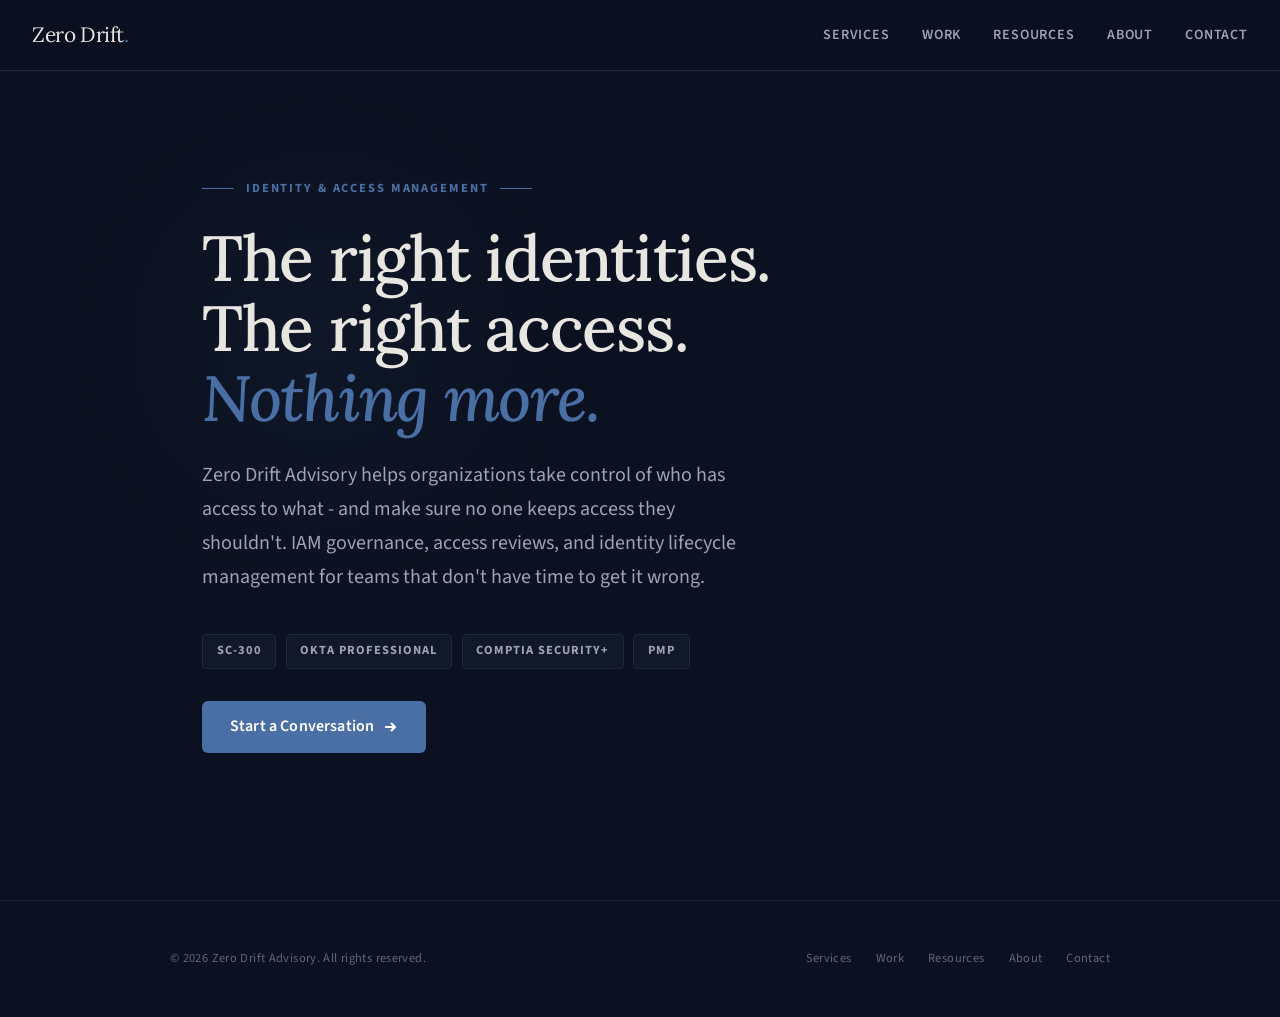
<file: index.html>
<!DOCTYPE html>
<html lang="en">
<head>
<meta charset="UTF-8">
<meta name="viewport" content="width=device-width, initial-scale=1.0">
<title>IAM Consulting - Identity Governance &amp; Access Reviews | Zero Drift Advisory</title>
<meta name="description" content="Zero Drift Advisory delivers IAM consulting, identity governance, access reviews, and JML lifecycle management for organizations that need practical, expert-level identity and access management.">
<meta name="keywords" content="IAM consulting, identity governance, access review, identity and access management, JML lifecycle, access governance, IdP configuration, Okta, Entra ID, Google Workspace, zero drift privileges">
<link rel="canonical" href="https://zerodriftadvisory.com/">
<meta name="robots" content="index, follow">

<!-- Open Graph -->
<meta property="og:title" content="Zero Drift Advisory - IAM Consulting &amp; Identity Governance">
<meta property="og:description" content="Practical identity governance and access management consulting. Access reviews, JML lifecycle design, IdP configuration, and governance frameworks.">
<meta property="og:type" content="website">
<meta property="og:url" content="https://zerodriftadvisory.com/">
<meta property="og:site_name" content="Zero Drift Advisory">
<meta property="og:locale" content="en_US">

<!-- Twitter Card -->
<meta name="twitter:card" content="summary">
<meta name="twitter:title" content="Zero Drift Advisory - IAM Consulting &amp; Identity Governance">
<meta name="twitter:description" content="Practical identity governance and access management consulting for organizations that need it done right.">

<!-- Schema.org JSON-LD -->
<script type="application/ld+json">
{
  "@context": "https://schema.org",
  "@type": "ProfessionalService",
  "name": "Zero Drift Advisory",
  "description": "IAM consulting firm specializing in identity governance, access reviews, JML lifecycle design, and IdP configuration for regulated industries.",
  "url": "https://zerodriftadvisory.com",
  "founder": {
    "@type": "Person",
    "name": "Jake Muniak",
    "jobTitle": "IAM Consultant",
    "description": "Certified project manager and IAM consultant specializing in identity governance and access management."
  },
  "areaServed": {
    "@type": "Country",
    "name": "United States"
  },
  "serviceType": ["IAM Consulting", "Identity Governance", "Access Reviews", "JML Lifecycle Design", "IdP Configuration"],
  "knowsAbout": ["Identity and Access Management", "Okta", "Microsoft Entra ID", "Google Workspace", "Access Governance", "Zero Drift Privileges", "Joiner Mover Leaver"],
  "sameAs": []
}
</script>
<script type="application/ld+json">
{
  "@context": "https://schema.org",
  "@type": "WebSite",
  "name": "Zero Drift Advisory",
  "url": "https://zerodriftadvisory.com",
  "description": "IAM consulting, identity governance, and access management services."
}
</script>

<link rel="preconnect" href="https://fonts.googleapis.com">
<link rel="preconnect" href="https://fonts.gstatic.com" crossorigin>
<link href="https://fonts.googleapis.com/css2?family=Lora:ital,wght@0,400;0,500;0,600;1,400;1,500&family=Source+Sans+3:wght@400;500;600;700&display=swap" rel="stylesheet">
<link rel="stylesheet" href="styles.css">
</head>
<body>

<!-- NAV -->
<nav aria-label="Primary navigation">
  <a href="index.html" class="nav-logo">Zero Drift<span>.</span></a>
  <button class="nav-toggle" aria-label="Toggle navigation" aria-expanded="false">
    <span></span><span></span><span></span>
  </button>
  <div class="nav-links">
    <a href="services.html">Services</a>
    <a href="case-studies.html">Work</a>
    <a href="resources.html">Resources</a>
    <a href="about.html">About</a>
    <a href="contact.html">Contact</a>
  </div>
</nav>

<!-- HERO -->
<div class="page">
  <div class="hero">
    <div class="hero-tag">Identity &amp; Access Management</div>
    <h1>The right identities.<br>The right access.<br><em>Nothing more.</em></h1>
    <p class="hero-sub">Zero Drift Advisory helps organizations take control of who has access to what - and make sure no one keeps access they shouldn't. IAM governance, access reviews, and identity lifecycle management for teams that don't have time to get it wrong.</p>
    <div class="hero-certs">
      <span class="cert-badge">SC-300</span>
      <span class="cert-badge">OKTA PROFESSIONAL</span>
      <span class="cert-badge">COMPTIA SECURITY+</span>
      <span class="cert-badge">PMP</span>
    </div>
    <a href="contact.html" class="btn-primary">
      Start a Conversation
      <svg viewBox="0 0 16 16" fill="none" stroke="currentColor" stroke-width="2"><path d="M3 8h10M9 4l4 4-4 4"/></svg>
    </a>
  </div>
</div>

<!-- FOOTER -->
<footer>
  <div class="footer-inner">
    <span>&copy; 2026 Zero Drift Advisory. All rights reserved.</span>
    <div class="footer-links">
      <a href="services.html">Services</a>
      <a href="case-studies.html">Work</a>
    <a href="resources.html">Resources</a>
      <a href="about.html">About</a>
      <a href="contact.html">Contact</a>
    </div>
  </div>
</footer>

<script src="main.js"></script>
<script defer src='https://static.cloudflareinsights.com/beacon.min.js' data-cf-beacon='{"token": "ba2ddd10291c403c91e415c3f18c4c99"}'></script>
</body>
</html>
</file>
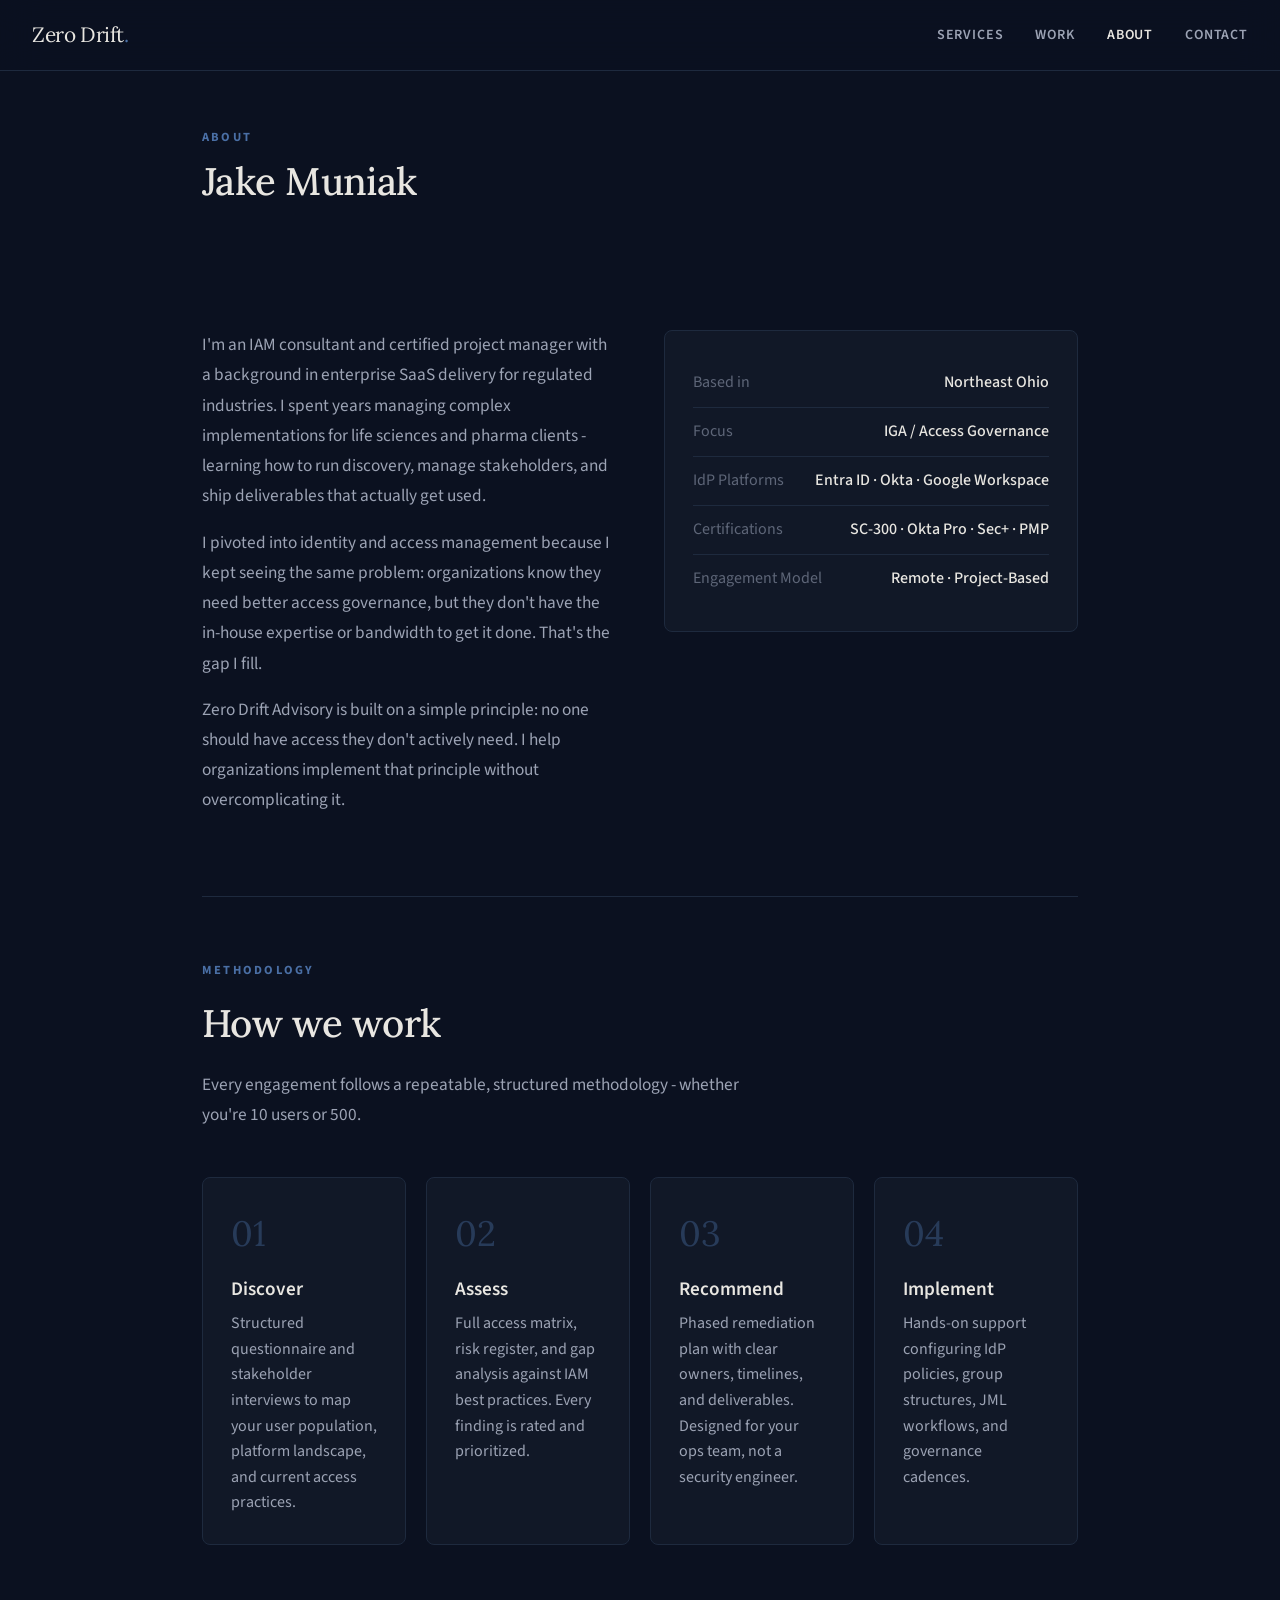
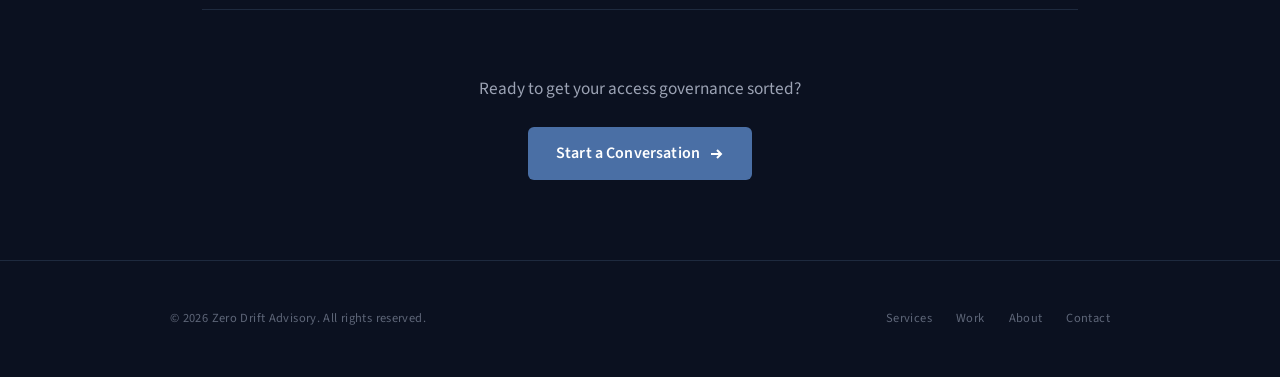
<file: about.html>
<!DOCTYPE html>
<html lang="en">
<head>
<meta charset="UTF-8">
<meta name="viewport" content="width=device-width, initial-scale=1.0">
<title>About Jake Muniak - IAM Consultant &amp; Project Manager | Zero Drift Advisory</title>
<meta name="description" content="Jake Muniak is a certified IAM consultant and PMP with experience in enterprise SaaS delivery for life sciences and pharma. Specializing in identity governance, access reviews, and IdP configuration.">
<meta name="keywords" content="Jake Muniak, IAM consultant, identity governance consultant, PMP certified, SC-300, Okta Professional, CompTIA Security+, access management expert, cybersecurity consultant">
<link rel="canonical" href="https://zerodriftadvisory.com/about.html">
<meta name="robots" content="index, follow">

<!-- Open Graph -->
<meta property="og:title" content="About Jake Muniak - IAM Consultant | Zero Drift Advisory">
<meta property="og:description" content="Certified IAM consultant and project manager specializing in identity governance for regulated industries.">
<meta property="og:type" content="profile">
<meta property="og:url" content="https://zerodriftadvisory.com/about.html">
<meta property="og:site_name" content="Zero Drift Advisory">

<!-- Schema.org -->
<script type="application/ld+json">
{
  "@context": "https://schema.org",
  "@type": "Person",
  "name": "Jake Muniak",
  "jobTitle": "IAM Consultant",
  "description": "Certified project manager and IAM consultant specializing in identity governance, access reviews, and IdP configuration for regulated industries.",
  "url": "https://zerodriftadvisory.com/about.html",
  "worksFor": {
    "@type": "ProfessionalService",
    "name": "Zero Drift Advisory",
    "url": "https://zerodriftadvisory.com"
  },
  "knowsAbout": ["Identity and Access Management", "Identity Governance", "Okta", "Microsoft Entra ID", "Google Workspace", "Project Management", "JML Lifecycle"],
  "hasCredential": [
    {"@type": "EducationalOccupationalCredential", "credentialCategory": "certification", "name": "SC-300 - Microsoft Identity and Access Administrator"},
    {"@type": "EducationalOccupationalCredential", "credentialCategory": "certification", "name": "Okta Certified Professional"},
    {"@type": "EducationalOccupationalCredential", "credentialCategory": "certification", "name": "CompTIA Security+"},
    {"@type": "EducationalOccupationalCredential", "credentialCategory": "certification", "name": "Project Management Professional (PMP)"}
  ]
}
</script>

<link rel="preconnect" href="https://fonts.googleapis.com">
<link rel="preconnect" href="https://fonts.gstatic.com" crossorigin>
<link href="https://fonts.googleapis.com/css2?family=Lora:ital,wght@0,400;0,500;0,600;1,400;1,500&family=Source+Sans+3:wght@400;500;600;700&display=swap" rel="stylesheet">
<link rel="stylesheet" href="styles.css">
</head>
<body>

<!-- NAV -->
<nav aria-label="Primary navigation">
  <a href="index.html" class="nav-logo">Zero Drift<span>.</span></a>
  <button class="nav-toggle" aria-label="Toggle navigation" aria-expanded="false">
    <span></span><span></span><span></span>
  </button>
  <div class="nav-links">
    <a href="services.html">Services</a>
    <a href="case-studies.html">Work</a>
    <a href="about.html" class="active">About</a>
    <a href="contact.html">Contact</a>
  </div>
</nav>

<div class="page">
  <!-- HEADER -->
  <div class="page-header">
    <div class="section-label">About</div>
    <h1 class="section-title">Jake Muniak</h1>
  </div>

  <!-- BIO + DETAILS -->
  <div class="page-section">
    <div class="about-content">
      <div class="about-text">
        <p>I'm an IAM consultant and certified project manager with a background in enterprise SaaS delivery for regulated industries. I spent years managing complex implementations for life sciences and pharma clients - learning how to run discovery, manage stakeholders, and ship deliverables that actually get used.</p>
        <p>I pivoted into identity and access management because I kept seeing the same problem: organizations know they need better access governance, but they don't have the in-house expertise or bandwidth to get it done. That's the gap I fill.</p>
        <p>Zero Drift Advisory is built on a simple principle: no one should have access they don't actively need. I help organizations implement that principle without overcomplicating it.</p>
      </div>
      <div class="about-details">
        <div class="about-detail-row">
          <span class="label">Based in</span>
          <span class="value">Northeast Ohio</span>
        </div>
        <div class="about-detail-row">
          <span class="label">Focus</span>
          <span class="value">IGA / Access Governance</span>
        </div>
        <div class="about-detail-row">
          <span class="label">IdP Platforms</span>
          <span class="value">Entra ID · Okta · Google Workspace</span>
        </div>
        <div class="about-detail-row">
          <span class="label">Certifications</span>
          <span class="value">SC-300 · Okta Pro · Sec+ · PMP</span>
        </div>
        <div class="about-detail-row">
          <span class="label">Engagement Model</span>
          <span class="value">Remote · Project-Based</span>
        </div>
      </div>
    </div>
  </div>

  <!-- APPROACH -->
  <div class="page-section">
    <div class="section-label">Methodology</div>
    <h2 class="section-title">How we work</h2>
    <p class="section-desc">Every engagement follows a repeatable, structured methodology - whether you're 10 users or 500.</p>

    <div class="approach-steps">
      <div class="approach-step animate-in">
        <h3>Discover</h3>
        <p>Structured questionnaire and stakeholder interviews to map your user population, platform landscape, and current access practices.</p>
      </div>
      <div class="approach-step animate-in">
        <h3>Assess</h3>
        <p>Full access matrix, risk register, and gap analysis against IAM best practices. Every finding is rated and prioritized.</p>
      </div>
      <div class="approach-step animate-in">
        <h3>Recommend</h3>
        <p>Phased remediation plan with clear owners, timelines, and deliverables. Designed for your ops team, not a security engineer.</p>
      </div>
      <div class="approach-step animate-in">
        <h3>Implement</h3>
        <p>Hands-on support configuring IdP policies, group structures, JML workflows, and governance cadences.</p>
      </div>
    </div>
  </div>

  <!-- CTA -->
  <div class="page-section cta-section">
    <p>Ready to get your access governance sorted?</p>
    <a href="contact.html" class="btn-primary">
      Start a Conversation
      <svg viewBox="0 0 16 16" fill="none" stroke="currentColor" stroke-width="2"><path d="M3 8h10M9 4l4 4-4 4"/></svg>
    </a>
  </div>
</div>

<!-- FOOTER -->
<footer>
  <div class="footer-inner">
    <span>&copy; 2026 Zero Drift Advisory. All rights reserved.</span>
    <div class="footer-links">
      <a href="services.html">Services</a>
      <a href="case-studies.html">Work</a>
      <a href="about.html">About</a>
      <a href="contact.html">Contact</a>
    </div>
  </div>
</footer>

<script src="main.js"></script>
<script defer src='https://static.cloudflareinsights.com/beacon.min.js' data-cf-beacon='{"token": "ba2ddd10291c403c91e415c3f18c4c99"}'></script>
</body>
</html>
</file>
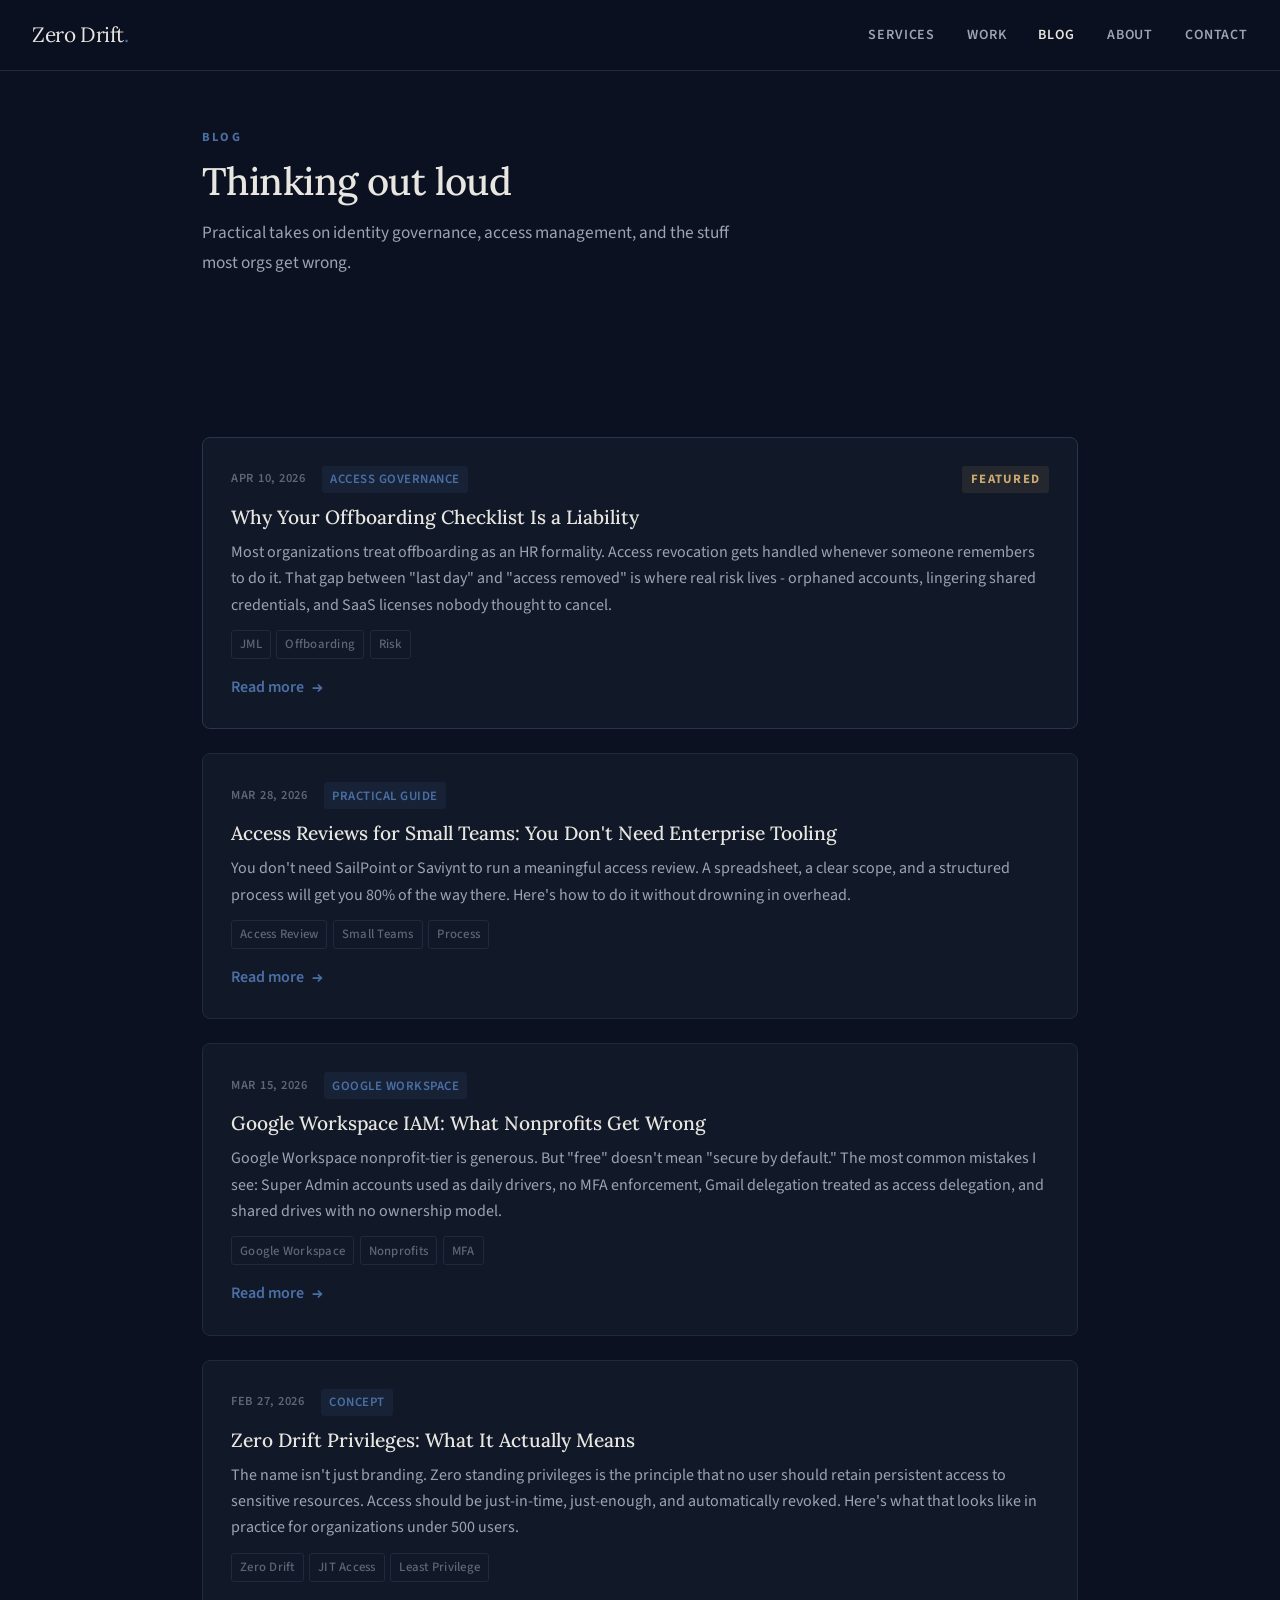
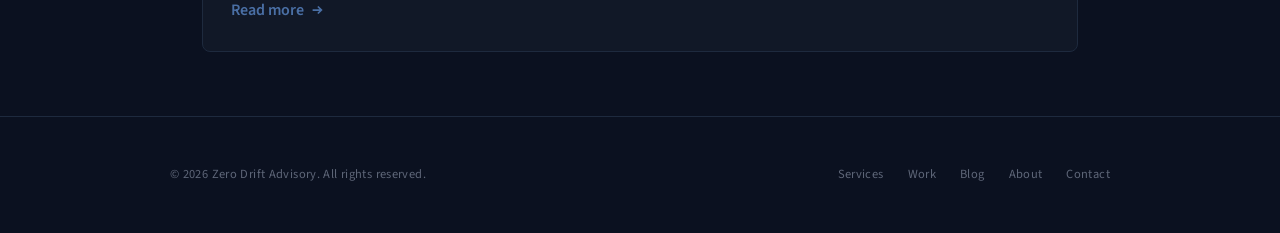
<file: blog.html>
<!DOCTYPE html>
<html lang="en">
<head>
<meta charset="UTF-8">
<meta name="viewport" content="width=device-width, initial-scale=1.0">
<title>IAM Blog - Identity Governance Insights &amp; Best Practices | Zero Drift Advisory</title>
<meta name="description" content="Practical insights on identity governance, access management, zero drift privileges, JML lifecycle design, and IAM best practices for security-conscious organizations.">
<meta name="keywords" content="IAM blog, identity governance blog, access management insights, zero drift privileges, JML best practices, IAM thought leadership, cybersecurity consulting blog">
<link rel="canonical" href="https://zerodriftadvisory.com/blog.html">
<meta name="robots" content="index, follow">

<!-- Open Graph -->
<meta property="og:title" content="IAM Blog - Identity Governance Insights | Zero Drift Advisory">
<meta property="og:description" content="Practical insights on identity governance, access management, and IAM best practices.">
<meta property="og:type" content="website">
<meta property="og:url" content="https://zerodriftadvisory.com/blog.html">
<meta property="og:site_name" content="Zero Drift Advisory">

<!-- Schema.org -->
<script type="application/ld+json">
{
  "@context": "https://schema.org",
  "@type": "Blog",
  "name": "Zero Drift Advisory Blog",
  "description": "Practical insights on identity governance, access management, and IAM best practices.",
  "url": "https://zerodriftadvisory.com/blog.html",
  "publisher": {
    "@type": "ProfessionalService",
    "name": "Zero Drift Advisory",
    "url": "https://zerodriftadvisory.com"
  },
  "blogPost": [
    {
      "@type": "BlogPosting",
      "headline": "Why Your Offboarding Checklist Is a Liability",
      "description": "Most organizations treat offboarding as an HR formality. Access revocation gets handled whenever someone remembers to do it. Here is why that creates real risk.",
      "datePublished": "2026-04-10",
      "author": {
        "@type": "Person",
        "name": "Jake Muniak"
      }
    },
    {
      "@type": "BlogPosting",
      "headline": "Access Reviews for Small Teams: A Practical Guide",
      "description": "You do not need SailPoint or Saviynt to run a meaningful access review. Practical guidance for teams under 50 users.",
      "datePublished": "2026-03-28",
      "author": {
        "@type": "Person",
        "name": "Jake Muniak"
      }
    },
    {
      "@type": "BlogPosting",
      "headline": "Google Workspace IAM: What Nonprofits Get Wrong",
      "description": "Common identity governance mistakes in Google Workspace nonprofit-tier environments and how to fix them.",
      "datePublished": "2026-03-15",
      "author": {
        "@type": "Person",
        "name": "Jake Muniak"
      }
    }
  ]
}
</script>

<link rel="preconnect" href="https://fonts.googleapis.com">
<link rel="preconnect" href="https://fonts.gstatic.com" crossorigin>
<link href="https://fonts.googleapis.com/css2?family=Lora:ital,wght@0,400;0,500;0,600;1,400;1,500&family=Source+Sans+3:wght@400;500;600;700&display=swap" rel="stylesheet">
<link rel="stylesheet" href="styles.css">
</head>
<body>

<!-- NAV -->
<nav aria-label="Primary navigation">
  <a href="index.html" class="nav-logo">Zero Drift<span>.</span></a>
  <button class="nav-toggle" aria-label="Toggle navigation" aria-expanded="false">
    <span></span><span></span><span></span>
  </button>
  <div class="nav-links">
    <a href="services.html">Services</a>
    <a href="case-studies.html">Work</a>
    <a href="blog.html" class="active">Blog</a>
    <a href="about.html">About</a>
    <a href="contact.html">Contact</a>
  </div>
</nav>

<div class="page">
  <!-- HEADER -->
  <div class="page-header">
    <div class="section-label">Blog</div>
    <h1 class="section-title">Thinking out loud</h1>
    <p class="section-desc">Practical takes on identity governance, access management, and the stuff most orgs get wrong.</p>
  </div>

  <!-- BLOG GRID -->
  <div class="page-section">
    <div class="blog-grid">

      <!-- Post 1 - Featured -->
      <article class="blog-card featured animate-in">
        <div class="blog-card-meta">
          <span class="blog-card-date">Apr 10, 2026</span>
          <span class="blog-card-category">Access Governance</span>
        </div>
        <h3>Why Your Offboarding Checklist Is a Liability</h3>
        <p>Most organizations treat offboarding as an HR formality. Access revocation gets handled whenever someone remembers to do it. That gap between "last day" and "access removed" is where real risk lives - orphaned accounts, lingering shared credentials, and SaaS licenses nobody thought to cancel.</p>
        <div class="blog-card-tags">
          <span class="blog-tag">JML</span>
          <span class="blog-tag">Offboarding</span>
          <span class="blog-tag">Risk</span>
        </div>
        <span class="blog-card-read">
          Read more
          <svg viewBox="0 0 16 16" fill="none" stroke="currentColor" stroke-width="2"><path d="M3 8h10M9 4l4 4-4 4"/></svg>
        </span>
      </article>

      <!-- Post 2 -->
      <article class="blog-card animate-in">
        <div class="blog-card-meta">
          <span class="blog-card-date">Mar 28, 2026</span>
          <span class="blog-card-category">Practical Guide</span>
        </div>
        <h3>Access Reviews for Small Teams: You Don't Need Enterprise Tooling</h3>
        <p>You don't need SailPoint or Saviynt to run a meaningful access review. A spreadsheet, a clear scope, and a structured process will get you 80% of the way there. Here's how to do it without drowning in overhead.</p>
        <div class="blog-card-tags">
          <span class="blog-tag">Access Review</span>
          <span class="blog-tag">Small Teams</span>
          <span class="blog-tag">Process</span>
        </div>
        <span class="blog-card-read">
          Read more
          <svg viewBox="0 0 16 16" fill="none" stroke="currentColor" stroke-width="2"><path d="M3 8h10M9 4l4 4-4 4"/></svg>
        </span>
      </article>

      <!-- Post 3 -->
      <article class="blog-card animate-in">
        <div class="blog-card-meta">
          <span class="blog-card-date">Mar 15, 2026</span>
          <span class="blog-card-category">Google Workspace</span>
        </div>
        <h3>Google Workspace IAM: What Nonprofits Get Wrong</h3>
        <p>Google Workspace nonprofit-tier is generous. But "free" doesn't mean "secure by default." The most common mistakes I see: Super Admin accounts used as daily drivers, no MFA enforcement, Gmail delegation treated as access delegation, and shared drives with no ownership model.</p>
        <div class="blog-card-tags">
          <span class="blog-tag">Google Workspace</span>
          <span class="blog-tag">Nonprofits</span>
          <span class="blog-tag">MFA</span>
        </div>
        <span class="blog-card-read">
          Read more
          <svg viewBox="0 0 16 16" fill="none" stroke="currentColor" stroke-width="2"><path d="M3 8h10M9 4l4 4-4 4"/></svg>
        </span>
      </article>

      <!-- Post 4 -->
      <article class="blog-card animate-in">
        <div class="blog-card-meta">
          <span class="blog-card-date">Feb 27, 2026</span>
          <span class="blog-card-category">Concept</span>
        </div>
        <h3>Zero Drift Privileges: What It Actually Means</h3>
        <p>The name isn't just branding. Zero standing privileges is the principle that no user should retain persistent access to sensitive resources. Access should be just-in-time, just-enough, and automatically revoked. Here's what that looks like in practice for organizations under 500 users.</p>
        <div class="blog-card-tags">
          <span class="blog-tag">Zero Drift</span>
          <span class="blog-tag">JIT Access</span>
          <span class="blog-tag">Least Privilege</span>
        </div>
        <span class="blog-card-read">
          Read more
          <svg viewBox="0 0 16 16" fill="none" stroke="currentColor" stroke-width="2"><path d="M3 8h10M9 4l4 4-4 4"/></svg>
        </span>
      </article>

    </div>
  </div>
</div>

<!-- FOOTER -->
<footer>
  <div class="footer-inner">
    <span>&copy; 2026 Zero Drift Advisory. All rights reserved.</span>
    <div class="footer-links">
      <a href="services.html">Services</a>
      <a href="case-studies.html">Work</a>
      <a href="blog.html">Blog</a>
      <a href="about.html">About</a>
      <a href="contact.html">Contact</a>
    </div>
  </div>
</footer>

<script src="main.js"></script>
</body>
</html>
</file>
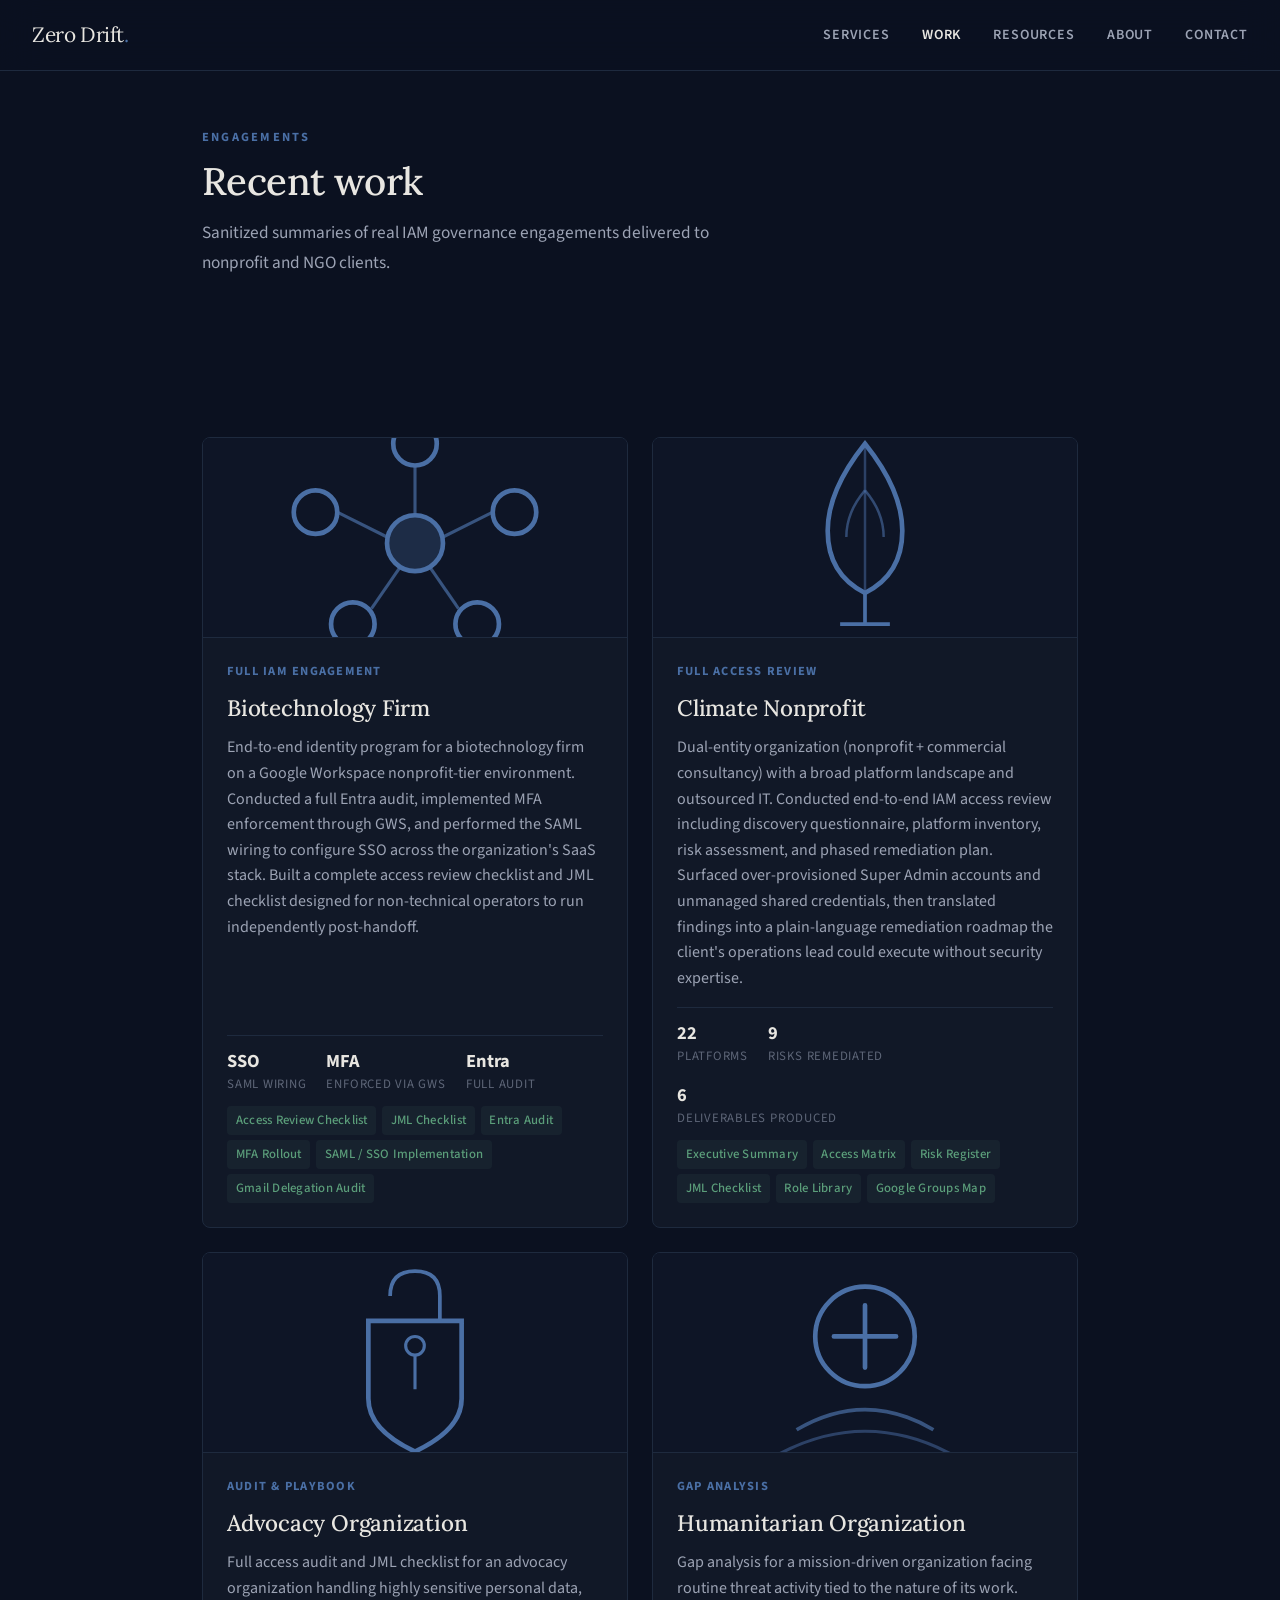
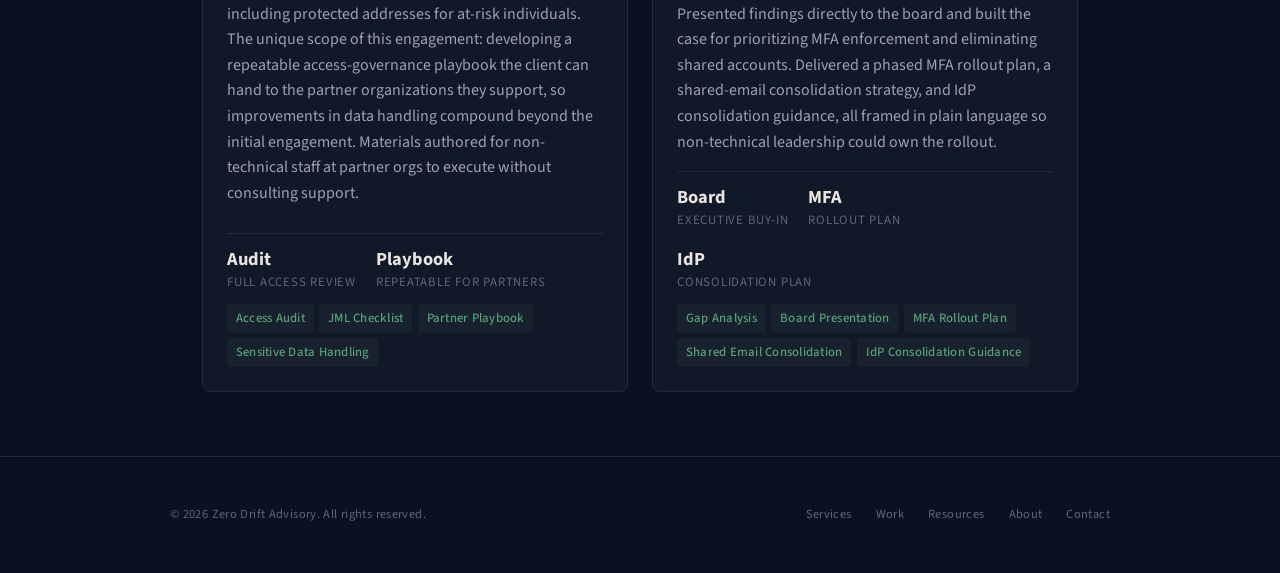
<file: case-studies.html>
<!DOCTYPE html>
<html lang="en">
<head>
<meta charset="UTF-8">
<meta name="viewport" content="width=device-width, initial-scale=1.0">
<title>IAM Case Studies - Identity Governance Engagements | Zero Drift Advisory</title>
<meta name="description" content="Real IAM governance engagements delivered to nonprofit and NGO clients. Access reviews, MFA strategy, JML lifecycle design, and identity posture assessments.">
<meta name="keywords" content="IAM case studies, identity governance engagement, access review results, MFA implementation, nonprofit cybersecurity, NGO identity management, IAM consulting portfolio">
<link rel="canonical" href="https://zerodriftadvisory.com/case-studies.html">
<meta name="robots" content="index, follow">

<!-- Open Graph -->
<meta property="og:title" content="IAM Case Studies - Zero Drift Advisory">
<meta property="og:description" content="Sanitized summaries of real IAM governance engagements delivered to nonprofit and NGO clients.">
<meta property="og:type" content="website">
<meta property="og:url" content="https://zerodriftadvisory.com/case-studies.html">
<meta property="og:site_name" content="Zero Drift Advisory">

<!-- Schema.org -->
<script type="application/ld+json">
{
  "@context": "https://schema.org",
  "@type": "CollectionPage",
  "name": "IAM Case Studies",
  "description": "Portfolio of identity governance engagements delivered by Zero Drift Advisory.",
  "url": "https://zerodriftadvisory.com/case-studies.html",
  "isPartOf": {
    "@type": "WebSite",
    "name": "Zero Drift Advisory",
    "url": "https://zerodriftadvisory.com"
  }
}
</script>

<link rel="preconnect" href="https://fonts.googleapis.com">
<link rel="preconnect" href="https://fonts.gstatic.com" crossorigin>
<link href="https://fonts.googleapis.com/css2?family=Lora:ital,wght@0,400;0,500;0,600;1,400;1,500&family=Source+Sans+3:wght@400;500;600;700&display=swap" rel="stylesheet">
<link rel="stylesheet" href="styles.css">
</head>
<body>

<!-- NAV -->
<nav aria-label="Primary navigation">
  <a href="index.html" class="nav-logo">Zero Drift<span>.</span></a>
  <button class="nav-toggle" aria-label="Toggle navigation" aria-expanded="false">
    <span></span><span></span><span></span>
  </button>
  <div class="nav-links">
    <a href="services.html">Services</a>
    <a href="case-studies.html" class="active">Work</a>
    <a href="resources.html">Resources</a>
    <a href="about.html">About</a>
    <a href="contact.html">Contact</a>
  </div>
</nav>

<div class="page">
  <!-- HEADER -->
  <div class="page-header">
    <div class="section-label">Engagements</div>
    <h1 class="section-title">Recent work</h1>
    <p class="section-desc">Sanitized summaries of real IAM governance engagements delivered to nonprofit and NGO clients.</p>
  </div>

  <!-- CASES GRID -->
  <div class="page-section">
    <div class="cases-grid">

      <!-- Case 1 -->
      <div class="case-card animate-in">
        <div class="case-card-image">
          <img src="images/biotech.svg" alt="Biotechnology firm sector icon" width="300" height="300" loading="lazy">
        </div>
        <div class="case-card-body">
          <div class="case-card-type">Full IAM Engagement</div>
          <div class="case-card-org">Biotechnology Firm</div>
          <p class="case-card-desc">End-to-end identity program for a biotechnology firm on a Google Workspace nonprofit-tier environment. Conducted a full Entra audit, implemented MFA enforcement through GWS, and performed the SAML wiring to configure SSO across the organization's SaaS stack. Built a complete access review checklist and JML checklist designed for non-technical operators to run independently post-handoff.</p>
          <div class="case-card-stats">
            <div><div class="case-stat-value">SSO</div><div class="case-stat-label">SAML Wiring</div></div>
            <div><div class="case-stat-value">MFA</div><div class="case-stat-label">Enforced via GWS</div></div>
            <div><div class="case-stat-value">Entra</div><div class="case-stat-label">Full Audit</div></div>
          </div>
          <div class="case-card-tags">
            <span class="deliverable-tag">Access Review Checklist</span>
            <span class="deliverable-tag">JML Checklist</span>
            <span class="deliverable-tag">Entra Audit</span>
            <span class="deliverable-tag">MFA Rollout</span>
            <span class="deliverable-tag">SAML / SSO Implementation</span>
            <span class="deliverable-tag">Gmail Delegation Audit</span>
          </div>
        </div>
      </div>

      <!-- Case 2 -->
      <div class="case-card animate-in">
        <div class="case-card-image">
          <img src="images/climate.svg" alt="Climate nonprofit sector icon" width="300" height="300" loading="lazy">
        </div>
        <div class="case-card-body">
          <div class="case-card-type">Full Access Review</div>
          <div class="case-card-org">Climate Nonprofit</div>
          <p class="case-card-desc">Dual-entity organization (nonprofit + commercial consultancy) with a broad platform landscape and outsourced IT. Conducted end-to-end IAM access review including discovery questionnaire, platform inventory, risk assessment, and phased remediation plan. Surfaced over-provisioned Super Admin accounts and unmanaged shared credentials, then translated findings into a plain-language remediation roadmap the client's operations lead could execute without security expertise.</p>
          <div class="case-card-stats">
            <div><div class="case-stat-value">22</div><div class="case-stat-label">Platforms</div></div>
            <div><div class="case-stat-value">9</div><div class="case-stat-label">Risks Remediated</div></div>
            <div><div class="case-stat-value">6</div><div class="case-stat-label">Deliverables Produced</div></div>
          </div>
          <div class="case-card-tags">
            <span class="deliverable-tag">Executive Summary</span>
            <span class="deliverable-tag">Access Matrix</span>
            <span class="deliverable-tag">Risk Register</span>
            <span class="deliverable-tag">JML Checklist</span>
            <span class="deliverable-tag">Role Library</span>
            <span class="deliverable-tag">Google Groups Map</span>
          </div>
        </div>
      </div>

      <!-- Case 3 -->
      <div class="case-card animate-in">
        <div class="case-card-image">
          <img src="images/advocacy.svg" alt="Advocacy organization sector icon" width="300" height="300" loading="lazy">
        </div>
        <div class="case-card-body">
          <div class="case-card-type">Audit &amp; Playbook</div>
          <div class="case-card-org">Advocacy Organization</div>
          <p class="case-card-desc">Full access audit and JML checklist for an advocacy organization handling highly sensitive personal data, including protected addresses for at-risk individuals. The unique scope of this engagement: developing a repeatable access-governance playbook the client can hand to the partner organizations they support, so improvements in data handling compound beyond the initial engagement. Materials authored for non-technical staff at partner orgs to execute without consulting support.</p>
          <div class="case-card-stats">
            <div><div class="case-stat-value">Audit</div><div class="case-stat-label">Full Access Review</div></div>
            <div><div class="case-stat-value">Playbook</div><div class="case-stat-label">Repeatable for Partners</div></div>
          </div>
          <div class="case-card-tags">
            <span class="deliverable-tag">Access Audit</span>
            <span class="deliverable-tag">JML Checklist</span>
            <span class="deliverable-tag">Partner Playbook</span>
            <span class="deliverable-tag">Sensitive Data Handling</span>
          </div>
        </div>
      </div>

      <!-- Case 4 -->
      <div class="case-card animate-in">
        <div class="case-card-image">
          <img src="images/humanitarian.svg" alt="Humanitarian organization sector icon" width="300" height="300" loading="lazy">
        </div>
        <div class="case-card-body">
          <div class="case-card-type">Gap Analysis</div>
          <div class="case-card-org">Humanitarian Organization</div>
          <p class="case-card-desc">Gap analysis for a mission-driven organization facing routine threat activity tied to the nature of its work. Presented findings directly to the board and built the case for prioritizing MFA enforcement and eliminating shared accounts. Delivered a phased MFA rollout plan, a shared-email consolidation strategy, and IdP consolidation guidance, all framed in plain language so non-technical leadership could own the rollout.</p>
          <div class="case-card-stats">
            <div><div class="case-stat-value">Board</div><div class="case-stat-label">Executive Buy-In</div></div>
            <div><div class="case-stat-value">MFA</div><div class="case-stat-label">Rollout Plan</div></div>
            <div><div class="case-stat-value">IdP</div><div class="case-stat-label">Consolidation Plan</div></div>
          </div>
          <div class="case-card-tags">
            <span class="deliverable-tag">Gap Analysis</span>
            <span class="deliverable-tag">Board Presentation</span>
            <span class="deliverable-tag">MFA Rollout Plan</span>
            <span class="deliverable-tag">Shared Email Consolidation</span>
            <span class="deliverable-tag">IdP Consolidation Guidance</span>
          </div>
        </div>
      </div>

    </div>
  </div>
</div>

<!-- FOOTER -->
<footer>
  <div class="footer-inner">
    <span>&copy; 2026 Zero Drift Advisory. All rights reserved.</span>
    <div class="footer-links">
      <a href="services.html">Services</a>
      <a href="case-studies.html">Work</a>
    <a href="resources.html">Resources</a>
      <a href="about.html">About</a>
      <a href="contact.html">Contact</a>
    </div>
  </div>
</footer>

<script src="main.js"></script>
<script defer src='https://static.cloudflareinsights.com/beacon.min.js' data-cf-beacon='{"token": "ba2ddd10291c403c91e415c3f18c4c99"}'></script>
</body>
</html>
</file>
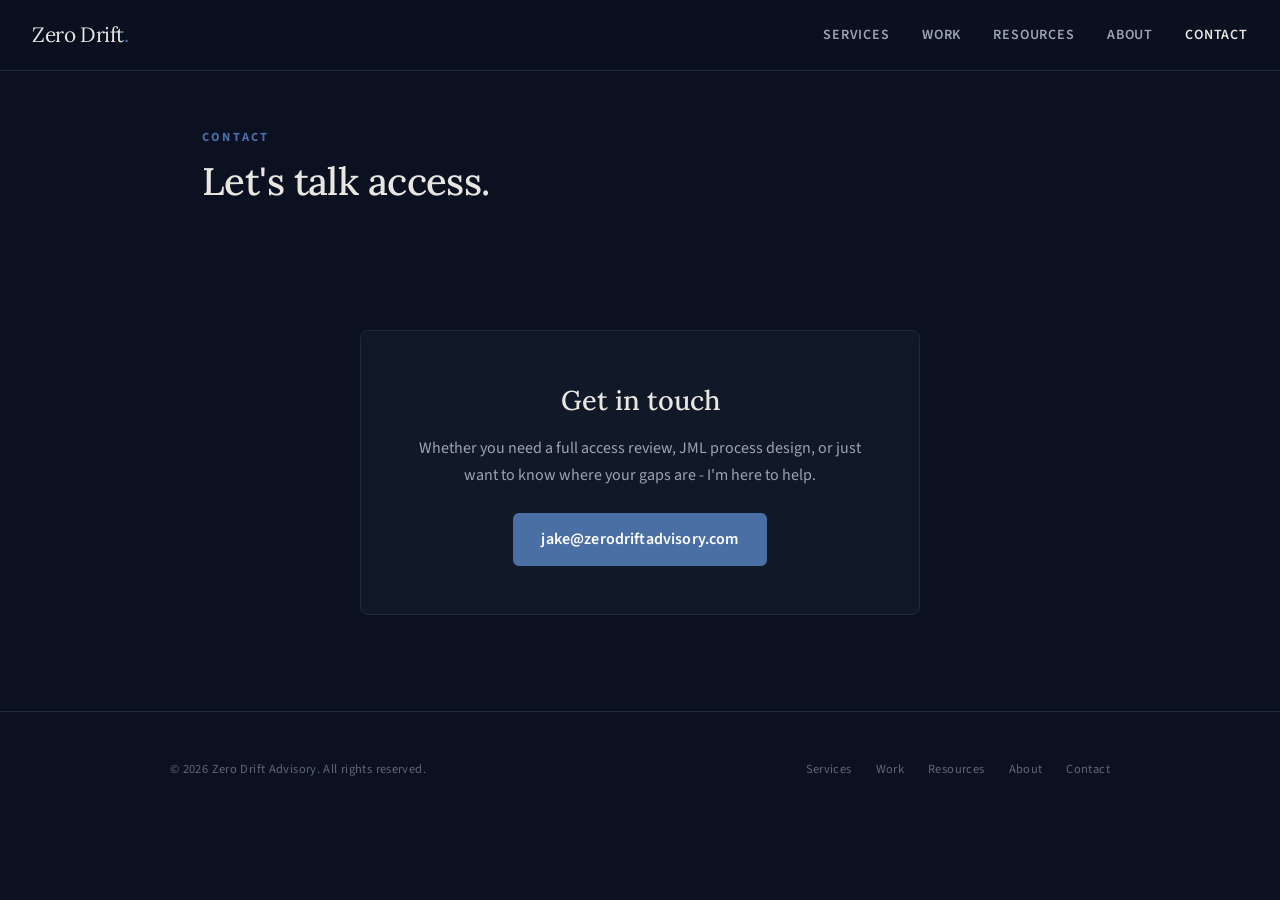
<file: contact.html>
<!DOCTYPE html>
<html lang="en">
<head>
<meta charset="UTF-8">
<meta name="viewport" content="width=device-width, initial-scale=1.0">
<title>Contact - IAM Consulting &amp; Access Governance | Zero Drift Advisory</title>
<meta name="description" content="Contact Zero Drift Advisory for IAM consulting, access reviews, JML lifecycle design, and identity governance engagements. Remote, project-based delivery.">
<meta name="keywords" content="contact IAM consultant, hire identity governance consultant, access review engagement, IAM consulting inquiry, cybersecurity consulting contact">
<link rel="canonical" href="https://zerodriftadvisory.com/contact.html">
<meta name="robots" content="index, follow">

<!-- Open Graph -->
<meta property="og:title" content="Contact Zero Drift Advisory - IAM Consulting">
<meta property="og:description" content="Get in touch for IAM consulting, access reviews, and identity governance engagements.">
<meta property="og:type" content="website">
<meta property="og:url" content="https://zerodriftadvisory.com/contact.html">
<meta property="og:site_name" content="Zero Drift Advisory">

<!-- Schema.org -->
<script type="application/ld+json">
{
  "@context": "https://schema.org",
  "@type": "ContactPage",
  "name": "Contact Zero Drift Advisory",
  "description": "Get in touch for IAM consulting, access reviews, and identity governance.",
  "url": "https://zerodriftadvisory.com/contact.html",
  "mainEntity": {
    "@type": "ProfessionalService",
    "name": "Zero Drift Advisory",
    "email": "jake@zerodriftadvisory.com",
    "url": "https://zerodriftadvisory.com"
  }
}
</script>

<link rel="preconnect" href="https://fonts.googleapis.com">
<link rel="preconnect" href="https://fonts.gstatic.com" crossorigin>
<link href="https://fonts.googleapis.com/css2?family=Lora:ital,wght@0,400;0,500;0,600;1,400;1,500&family=Source+Sans+3:wght@400;500;600;700&display=swap" rel="stylesheet">
<link rel="stylesheet" href="styles.css">
</head>
<body>

<!-- NAV -->
<nav aria-label="Primary navigation">
  <a href="index.html" class="nav-logo">Zero Drift<span>.</span></a>
  <button class="nav-toggle" aria-label="Toggle navigation" aria-expanded="false">
    <span></span><span></span><span></span>
  </button>
  <div class="nav-links">
    <a href="services.html">Services</a>
    <a href="case-studies.html">Work</a>
    <a href="resources.html">Resources</a>
    <a href="about.html">About</a>
    <a href="contact.html" class="active">Contact</a>
  </div>
</nav>

<div class="page">
  <!-- HEADER -->
  <div class="page-header">
    <div class="section-label">Contact</div>
    <h1 class="section-title">Let's talk access.</h1>
  </div>

  <!-- CONTACT BOX -->
  <div class="page-section cta-section cta-section-tall">
    <div class="contact-box">
      <h3>Get in touch</h3>
      <p>Whether you need a full access review, JML process design, or just want to know where your gaps are - I'm here to help.</p>
      <a href="mailto:jake@zerodriftadvisory.com" class="btn-primary">
        jake@zerodriftadvisory.com
      </a>
    </div>
  </div>
</div>

<!-- FOOTER -->
<footer>
  <div class="footer-inner">
    <span>&copy; 2026 Zero Drift Advisory. All rights reserved.</span>
    <div class="footer-links">
      <a href="services.html">Services</a>
      <a href="case-studies.html">Work</a>
    <a href="resources.html">Resources</a>
      <a href="about.html">About</a>
      <a href="contact.html">Contact</a>
    </div>
  </div>
</footer>

<script src="main.js"></script>
<script defer src='https://static.cloudflareinsights.com/beacon.min.js' data-cf-beacon='{"token": "ba2ddd10291c403c91e415c3f18c4c99"}'></script>
</body>
</html>
</file>
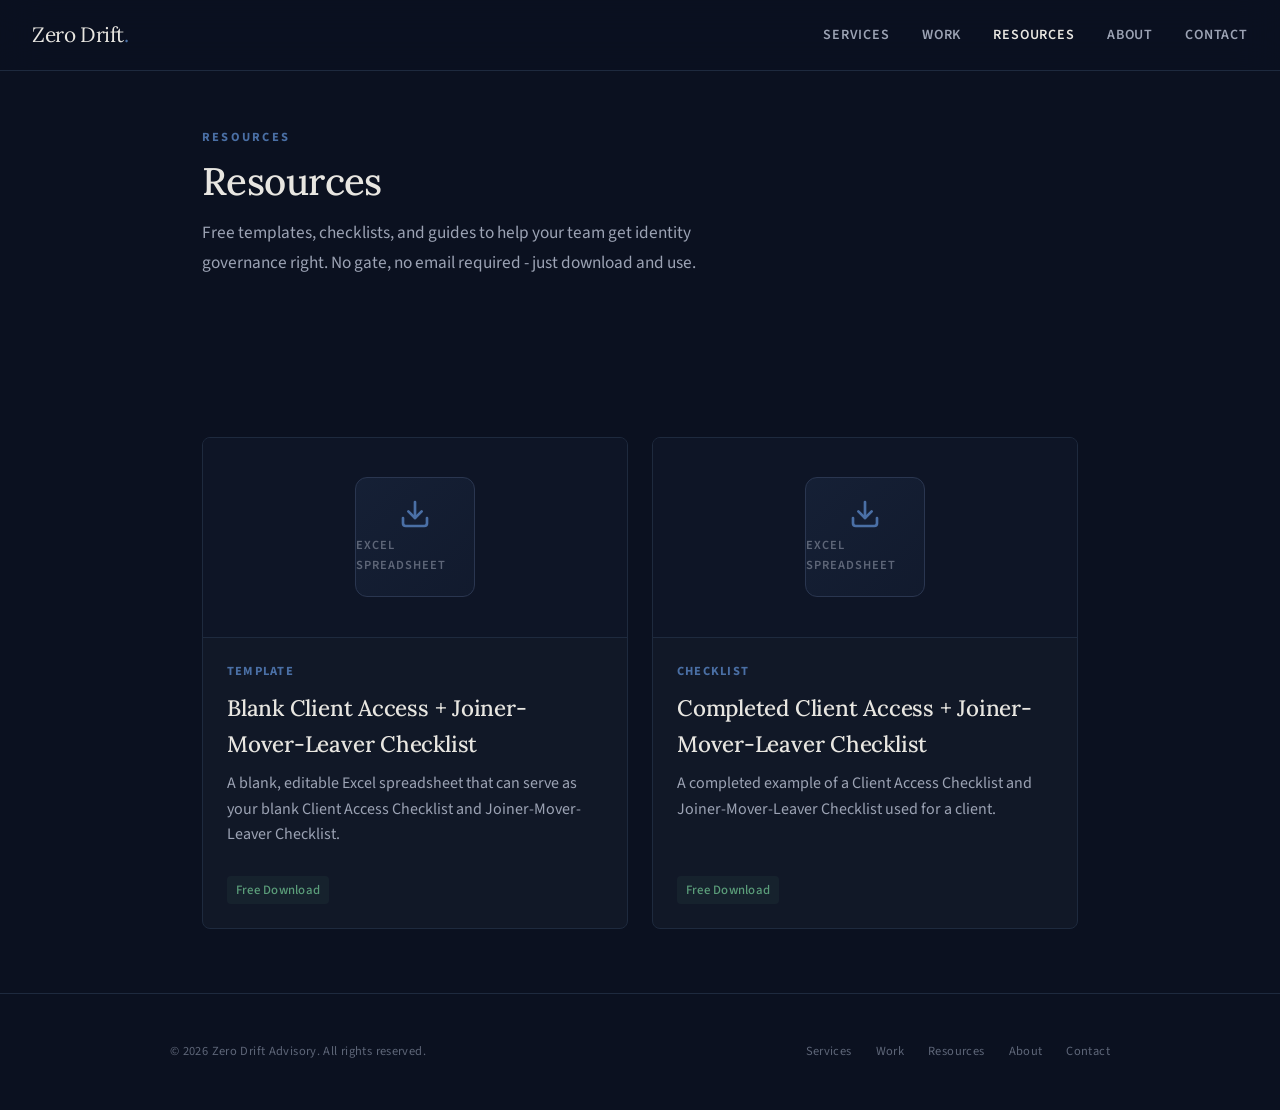
<file: resources.html>
<!DOCTYPE html>
<html lang="en">
<head>
<meta charset="UTF-8">
<meta name="viewport" content="width=device-width, initial-scale=1.0">
<meta name="description" content="Free IAM resources, templates, and checklists from Zero Drift Advisory.">
<title>Resources | Zero Drift Advisory</title>
<link rel="preconnect" href="https://fonts.googleapis.com">
<link rel="preconnect" href="https://fonts.gstatic.com" crossorigin>
<link href="https://fonts.googleapis.com/css2?family=Lora:ital,wght@0,400;0,500;0,600;1,400;1,500&family=Source+Sans+3:wght@400;500;600;700&display=swap" rel="stylesheet">
<link rel="stylesheet" href="styles.css">
</head>
<body>

<!-- NAV -->
<nav aria-label="Primary navigation">
  <a href="index.html" class="nav-logo">Zero Drift<span>.</span></a>
  <button class="nav-toggle" aria-label="Toggle navigation" aria-expanded="false">
    <span></span><span></span><span></span>
  </button>
  <div class="nav-links">
    <a href="services.html">Services</a>
    <a href="case-studies.html">Work</a>
    <a href="resources.html" class="active">Resources</a>
    <a href="about.html">About</a>
    <a href="contact.html">Contact</a>
  </div>
</nav>

<div class="page">
  <!-- HEADER -->
  <div class="page-header">
    <div class="section-label">Resources</div>
    <h1 class="section-title">Resources</h1>
    <p class="section-desc">Free templates, checklists, and guides to help your team get identity governance right. No gate, no email required - just download and use.</p>
  </div>

  <!-- RESOURCES GRID -->
  <div class="page-section">
    <div class="cases-grid">

      <!-- Resource 1 -->
      <a href="https://www.zerodriftadvisory.com/resources/blank-client-access-joiner-mover-leaver-checklist.xlsx" download class="case-card animate-in" style="text-decoration: none; color: inherit;">
        <div class="case-card-image">
          <div class="placeholder-logo" style="flex-direction: column; gap: 6px;">
            <svg width="32" height="32" viewBox="0 0 24 24" fill="none" stroke="#4A6FA5" stroke-width="2" stroke-linecap="round" stroke-linejoin="round"><path d="M21 15v4a2 2 0 0 1-2 2H5a2 2 0 0 1-2-2v-4"/><polyline points="7 10 12 15 17 10"/><line x1="12" y1="15" x2="12" y2="3"/></svg>
            <span>Excel Spreadsheet</span>
          </div>
        </div>
        <div class="case-card-body">
          <div class="case-card-type">Template</div>
          <div class="case-card-org">Blank Client Access + Joiner-Mover-Leaver Checklist</div>
          <p class="case-card-desc">A blank, editable Excel spreadsheet that can serve as your blank Client Access Checklist and Joiner-Mover-Leaver Checklist.</p>
          <div class="case-card-tags">
            <span class="deliverable-tag">Free Download</span>
          </div>
        </div>
      </a>

      <!-- Resource 2 -->
      <a href="https://www.zerodriftadvisory.com/resources/completed-client-access-joiner-mover-leaver-checklist.xlsx" download class="case-card animate-in" style="text-decoration: none; color: inherit;">
        <div class="case-card-image">
          <div class="placeholder-logo" style="flex-direction: column; gap: 6px;">
            <svg width="32" height="32" viewBox="0 0 24 24" fill="none" stroke="#4A6FA5" stroke-width="2" stroke-linecap="round" stroke-linejoin="round"><path d="M21 15v4a2 2 0 0 1-2 2H5a2 2 0 0 1-2-2v-4"/><polyline points="7 10 12 15 17 10"/><line x1="12" y1="15" x2="12" y2="3"/></svg>
            <span>Excel Spreadsheet</span>
          </div>
        </div>
        <div class="case-card-body">
          <div class="case-card-type">Checklist</div>
          <div class="case-card-org">Completed Client Access + Joiner-Mover-Leaver Checklist</div>
          <p class="case-card-desc">A completed example of a Client Access Checklist and Joiner-Mover-Leaver Checklist used for a client.</p>
          <div class="case-card-tags">
            <span class="deliverable-tag">Free Download</span>
          </div>
        </div>
      </a>

    </div>
  </div>
</div>

<!-- FOOTER -->
<footer>
  <div class="footer-inner">
    <span>&copy; 2026 Zero Drift Advisory. All rights reserved.</span>
    <div class="footer-links">
      <a href="services.html">Services</a>
      <a href="case-studies.html">Work</a>
      <a href="resources.html">Resources</a>
      <a href="about.html">About</a>
      <a href="contact.html">Contact</a>
    </div>
  </div>
</footer>

<script src="main.js"></script>
<script defer src='https://static.cloudflareinsights.com/beacon.min.js' data-cf-beacon='{"token": "ba2ddd10291c403c91e415c3f18c4c99"}'></script>
</body>
</html>
</file>
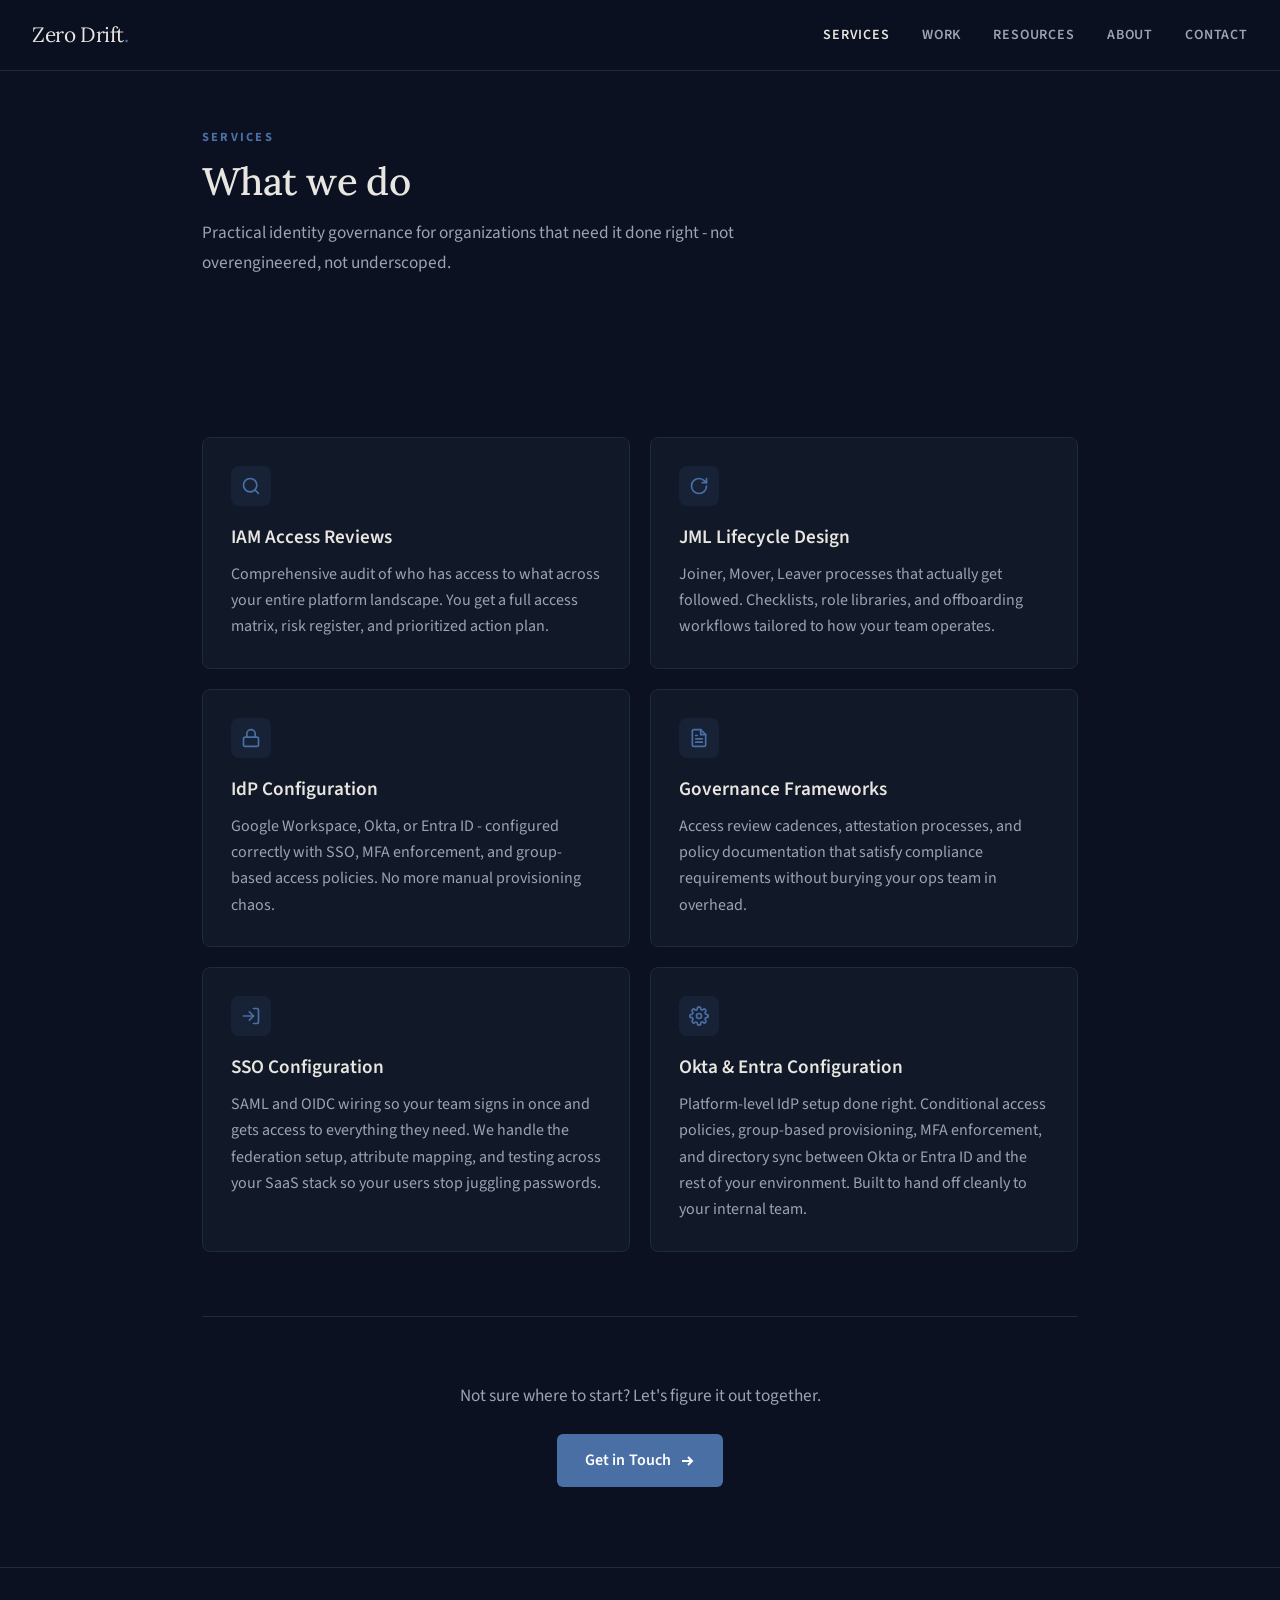
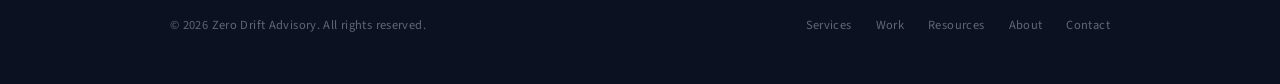
<file: services.html>
<!DOCTYPE html>
<html lang="en">
<head>
<meta charset="UTF-8">
<meta name="viewport" content="width=device-width, initial-scale=1.0">
<title>IAM Services - Access Reviews, JML Design &amp; IdP Configuration | Zero Drift Advisory</title>
<meta name="description" content="IAM consulting services including access reviews, JML lifecycle design, IdP configuration for Okta, Entra ID, and Google Workspace, and governance frameworks for regulated industries.">
<meta name="keywords" content="IAM access review, JML lifecycle design, IdP configuration, Okta configuration, Entra ID setup, Google Workspace security, identity governance framework, access governance consulting">
<link rel="canonical" href="https://zerodriftadvisory.com/services.html">
<meta name="robots" content="index, follow">

<!-- Open Graph -->
<meta property="og:title" content="IAM Consulting Services - Zero Drift Advisory">
<meta property="og:description" content="Access reviews, JML lifecycle design, IdP configuration, and governance frameworks. Practical IAM consulting for organizations of any size.">
<meta property="og:type" content="website">
<meta property="og:url" content="https://zerodriftadvisory.com/services.html">
<meta property="og:site_name" content="Zero Drift Advisory">

<!-- Schema.org -->
<script type="application/ld+json">
{
  "@context": "https://schema.org",
  "@type": "Service",
  "serviceType": "IAM Consulting",
  "provider": {
    "@type": "ProfessionalService",
    "name": "Zero Drift Advisory",
    "url": "https://zerodriftadvisory.com"
  },
  "hasOfferCatalog": {
    "@type": "OfferCatalog",
    "name": "IAM Services",
    "itemListElement": [
      {
        "@type": "Offer",
        "itemOffered": {
          "@type": "Service",
          "name": "IAM Access Reviews",
          "description": "Comprehensive audit of user access across your platform landscape with full access matrix, risk register, and prioritized action plan."
        }
      },
      {
        "@type": "Offer",
        "itemOffered": {
          "@type": "Service",
          "name": "JML Lifecycle Design",
          "description": "Joiner, Mover, Leaver processes including checklists, role libraries, and offboarding workflows."
        }
      },
      {
        "@type": "Offer",
        "itemOffered": {
          "@type": "Service",
          "name": "IdP Configuration",
          "description": "Google Workspace, Okta, or Entra ID configured with SSO, MFA enforcement, and group-based access policies."
        }
      },
      {
        "@type": "Offer",
        "itemOffered": {
          "@type": "Service",
          "name": "Governance Frameworks",
          "description": "Access review cadences, attestation processes, and policy documentation for compliance."
        }
      }
    ]
  }
}
</script>

<link rel="preconnect" href="https://fonts.googleapis.com">
<link rel="preconnect" href="https://fonts.gstatic.com" crossorigin>
<link href="https://fonts.googleapis.com/css2?family=Lora:ital,wght@0,400;0,500;0,600;1,400;1,500&family=Source+Sans+3:wght@400;500;600;700&display=swap" rel="stylesheet">
<link rel="stylesheet" href="styles.css">
</head>
<body>

<!-- NAV -->
<nav aria-label="Primary navigation">
  <a href="index.html" class="nav-logo">Zero Drift<span>.</span></a>
  <button class="nav-toggle" aria-label="Toggle navigation" aria-expanded="false">
    <span></span><span></span><span></span>
  </button>
  <div class="nav-links">
    <a href="services.html" class="active">Services</a>
    <a href="case-studies.html">Work</a>
    <a href="resources.html">Resources</a>
    <a href="about.html">About</a>
    <a href="contact.html">Contact</a>
  </div>
</nav>

<div class="page">
  <!-- HEADER -->
  <div class="page-header">
    <div class="section-label">Services</div>
    <h1 class="section-title">What we do</h1>
    <p class="section-desc">Practical identity governance for organizations that need it done right - not overengineered, not underscoped.</p>
  </div>

  <!-- SERVICES GRID -->
  <div class="page-section">
    <div class="services-grid">
      <div class="service-card animate-in">
        <div class="service-icon">
          <svg width="20" height="20" viewBox="0 0 24 24" fill="none" stroke="currentColor" stroke-width="2" stroke-linecap="round" stroke-linejoin="round"><circle cx="11" cy="11" r="8"/><path d="m21 21-4.3-4.3"/></svg>
        </div>
        <h3>IAM Access Reviews</h3>
        <p>Comprehensive audit of who has access to what across your entire platform landscape. You get a full access matrix, risk register, and prioritized action plan.</p>
      </div>
      <div class="service-card animate-in">
        <div class="service-icon">
          <svg width="20" height="20" viewBox="0 0 24 24" fill="none" stroke="currentColor" stroke-width="2" stroke-linecap="round" stroke-linejoin="round"><path d="M21 12a9 9 0 1 1-9-9c2.52 0 4.93 1 6.74 2.74L21 8"/><path d="M21 3v5h-5"/></svg>
        </div>
        <h3>JML Lifecycle Design</h3>
        <p>Joiner, Mover, Leaver processes that actually get followed. Checklists, role libraries, and offboarding workflows tailored to how your team operates.</p>
      </div>
      <div class="service-card animate-in">
        <div class="service-icon">
          <svg width="20" height="20" viewBox="0 0 24 24" fill="none" stroke="currentColor" stroke-width="2" stroke-linecap="round" stroke-linejoin="round"><rect width="18" height="11" x="3" y="11" rx="2" ry="2"/><path d="M7 11V7a5 5 0 0 1 10 0v4"/></svg>
        </div>
        <h3>IdP Configuration</h3>
        <p>Google Workspace, Okta, or Entra ID - configured correctly with SSO, MFA enforcement, and group-based access policies. No more manual provisioning chaos.</p>
      </div>
      <div class="service-card animate-in">
        <div class="service-icon">
          <svg width="20" height="20" viewBox="0 0 24 24" fill="none" stroke="currentColor" stroke-width="2" stroke-linecap="round" stroke-linejoin="round"><path d="M14 2H6a2 2 0 0 0-2 2v16a2 2 0 0 0 2 2h12a2 2 0 0 0 2-2V8z"/><path d="M14 2v6h6"/><path d="M16 13H8"/><path d="M16 17H8"/><path d="M10 9H8"/></svg>
        </div>
        <h3>Governance Frameworks</h3>
        <p>Access review cadences, attestation processes, and policy documentation that satisfy compliance requirements without burying your ops team in overhead.</p>
      </div>
      <div class="service-card animate-in">
        <div class="service-icon">
          <svg width="20" height="20" viewBox="0 0 24 24" fill="none" stroke="currentColor" stroke-width="2" stroke-linecap="round" stroke-linejoin="round"><path d="M15 3h4a2 2 0 0 1 2 2v14a2 2 0 0 1-2 2h-4"/><polyline points="10 17 15 12 10 7"/><line x1="15" y1="12" x2="3" y2="12"/></svg>
        </div>
        <h3>SSO Configuration</h3>
        <p>SAML and OIDC wiring so your team signs in once and gets access to everything they need. We handle the federation setup, attribute mapping, and testing across your SaaS stack so your users stop juggling passwords.</p>
      </div>
      <div class="service-card animate-in">
        <div class="service-icon">
          <svg width="20" height="20" viewBox="0 0 24 24" fill="none" stroke="currentColor" stroke-width="2" stroke-linecap="round" stroke-linejoin="round"><circle cx="12" cy="12" r="3"/><path d="M19.4 15a1.65 1.65 0 0 0 .33 1.82l.06.06a2 2 0 0 1-2.83 2.83l-.06-.06a1.65 1.65 0 0 0-1.82-.33 1.65 1.65 0 0 0-1 1.51V21a2 2 0 0 1-4 0v-.09A1.65 1.65 0 0 0 9 19.4a1.65 1.65 0 0 0-1.82.33l-.06.06a2 2 0 0 1-2.83-2.83l.06-.06A1.65 1.65 0 0 0 4.68 15a1.65 1.65 0 0 0-1.51-1H3a2 2 0 0 1 0-4h.09A1.65 1.65 0 0 0 4.6 9a1.65 1.65 0 0 0-.33-1.82l-.06-.06a2 2 0 0 1 2.83-2.83l.06.06A1.65 1.65 0 0 0 9 4.68a1.65 1.65 0 0 0 1-1.51V3a2 2 0 0 1 4 0v.09a1.65 1.65 0 0 0 1 1.51 1.65 1.65 0 0 0 1.82-.33l.06-.06a2 2 0 0 1 2.83 2.83l-.06.06A1.65 1.65 0 0 0 19.4 9a1.65 1.65 0 0 0 1.51 1H21a2 2 0 0 1 0 4h-.09a1.65 1.65 0 0 0-1.51 1z"/></svg>
        </div>
        <h3>Okta & Entra Configuration</h3>
        <p>Platform-level IdP setup done right. Conditional access policies, group-based provisioning, MFA enforcement, and directory sync between Okta or Entra ID and the rest of your environment. Built to hand off cleanly to your internal team.</p>
      </div>
    </div>
  </div>

  <!-- CTA -->
  <div class="page-section cta-section">
    <p>Not sure where to start? Let's figure it out together.</p>
    <a href="contact.html" class="btn-primary">
      Get in Touch
      <svg viewBox="0 0 16 16" fill="none" stroke="currentColor" stroke-width="2"><path d="M3 8h10M9 4l4 4-4 4"/></svg>
    </a>
  </div>
</div>

<!-- FOOTER -->
<footer>
  <div class="footer-inner">
    <span>&copy; 2026 Zero Drift Advisory. All rights reserved.</span>
    <div class="footer-links">
      <a href="services.html">Services</a>
      <a href="case-studies.html">Work</a>
    <a href="resources.html">Resources</a>
      <a href="about.html">About</a>
      <a href="contact.html">Contact</a>
    </div>
  </div>
</footer>

<script src="main.js"></script>
<script defer src='https://static.cloudflareinsights.com/beacon.min.js' data-cf-beacon='{"token": "ba2ddd10291c403c91e415c3f18c4c99"}'></script>
</body>
</html>
</file>
<file: styles.css>
/* ═══════════════════════════════════════════════════════════════
   ZERO DRIFT ADVISORY - BASE STYLES
   
   Palette:
   - Deep navy (#0B1120) - base background
   - Slate blue (#4A6FA5) - primary accent
   - Warm white (#F0EDE6) - text
   - Muted gold (#C9A96E) - reserved accent
   
   Fonts:
   - Lora (serif) - headings
   - Source Sans 3 (sans) - body
   ═══════════════════════════════════════════════════════════════ */

:root {
  /* Background colors */
  --bg:              #0B1120;
  --bg-card:         #111827;
  --bg-card-hover:   #1A2337;
  --bg-surface:      #0E1526;

  /* Accent / brand colors */
  --accent:          #4A6FA5;
  --accent-dim:      rgba(74,111,165,0.12);
  --accent-glow:     rgba(74,111,165,0.25);
  --accent-warm:     #C9A96E;
  --accent-warm-dim: rgba(201,169,110,0.10);

  /* Text colors */
  --text:            #E8E6E1;
  --text-muted:      #9CA3B4;
  --text-dim:        #5E6678;

  /* Borders */
  --border:          #1E2A3E;
  --border-light:    #2A3650;

  /* Status colors */
  --success:         #5B9E7A;
  --warning:         #D4A94C;
  --danger:          #C06060;

  /* Fonts */
  --font-heading:    'Lora', serif;
  --font-body:       'Source Sans 3', sans-serif;

  /* Typography */
  --h1-size:         clamp(2.6rem, 5.5vw, 4rem);
  --h2-size:         clamp(1.7rem, 3.5vw, 2.4rem);
  --h3-size:         1.2rem;
  --h3-contact-size: 1.7rem;
  --body-size:       1.08rem;
  --body-large:      1.25rem;
  --body-small:      1rem;
  --nav-size:        0.88rem;
  --label-size:      0.78rem;
  --button-size:     1rem;
  --tag-size:        0.8rem;
  --logo-size:       1.3rem;
  --stat-size:       1.65rem;
  --case-org-size:   1.4rem;
  --step-number-size: 2.2rem;

  /* Layout */
  --max-width:       940px;
  --card-radius:     8px;
  --button-radius:   6px;
  --card-padding:    1.75rem;
}


/* ── RESET ── */
*, *::before, *::after { margin: 0; padding: 0; box-sizing: border-box; }
html { scroll-behavior: smooth; }

body {
  font-family: var(--font-body);
  background: var(--bg);
  color: var(--text);
  line-height: 1.6;
  font-size: var(--body-size);
  -webkit-font-smoothing: antialiased;
  -moz-osx-font-smoothing: grayscale;
}


/* ── HEADINGS ── */
h1 {
  font-family: var(--font-heading);
  font-size: var(--h1-size);
  line-height: 1.1;
  letter-spacing: -0.02em;
  font-weight: 500;
  color: var(--text);
}

h2, .section-title {
  font-family: var(--font-heading);
  font-size: var(--h2-size);
  letter-spacing: -0.015em;
  font-weight: 500;
  color: var(--text);
}

h3 {
  font-size: var(--h3-size);
  font-weight: 600;
  color: var(--text);
}

p {
  font-size: var(--body-size);
  color: var(--text-muted);
  line-height: 1.7;
}


/* ── LINKS ── */
a { color: var(--accent); text-decoration: none; transition: color 0.2s; }
a:hover { color: var(--text); }


/* ── ANIMATIONS ── */
@keyframes fadeUp {
  from { opacity: 0; transform: translateY(24px); }
  to   { opacity: 1; transform: translateY(0); }
}
.animate-in {
  opacity: 0;
  animation: fadeUp 0.6s ease-out forwards;
}
.animate-in:nth-child(1) { animation-delay: 0s; }
.animate-in:nth-child(2) { animation-delay: 0.08s; }
.animate-in:nth-child(3) { animation-delay: 0.16s; }
.animate-in:nth-child(4) { animation-delay: 0.24s; }
.animate-in:nth-child(5) { animation-delay: 0.32s; }
.animate-in:nth-child(6) { animation-delay: 0.4s; }
.animate-in:nth-child(7) { animation-delay: 0.48s; }
.animate-in:nth-child(8) { animation-delay: 0.56s; }
/* ═══════════════════════════════════════════════════════════════
   LAYOUT - Nav, Footer, Page Wrapper, Hero, Sections
   ═══════════════════════════════════════════════════════════════ */


/* ── BUTTONS ── */
.btn-primary {
  display: inline-flex;
  align-items: center;
  gap: 0.5rem;
  padding: 0.85rem 1.75rem;
  background: var(--accent);
  color: #fff;
  font-family: var(--font-body);
  font-weight: 600;
  font-size: var(--button-size);
  border: none;
  border-radius: var(--button-radius);
  text-decoration: none;
  cursor: pointer;
  transition: transform 0.15s, box-shadow 0.15s, background 0.2s;
  width: fit-content;
  letter-spacing: 0.01em;
}
.btn-primary:hover {
  transform: translateY(-1px);
  box-shadow: 0 8px 30px var(--accent-glow);
  color: #fff;
  background: #5680B8;
}
.btn-primary svg { width: 16px; height: 16px; }

.btn-secondary {
  display: inline-flex;
  align-items: center;
  gap: 0.5rem;
  padding: 0.75rem 1.5rem;
  background: transparent;
  color: var(--accent);
  font-family: var(--font-body);
  font-weight: 600;
  font-size: var(--body-small);
  border: 1px solid var(--accent);
  border-radius: var(--button-radius);
  text-decoration: none;
  cursor: pointer;
  transition: background 0.2s, color 0.2s;
}
.btn-secondary:hover {
  background: var(--accent-dim);
  color: var(--text);
}


/* ── NAV ── */
nav {
  position: fixed;
  top: 0; left: 0; right: 0;
  z-index: 100;
  padding: 1.15rem 2rem;
  background: rgba(11,17,32,0.88);
  backdrop-filter: blur(20px);
  -webkit-backdrop-filter: blur(20px);
  border-bottom: 1px solid var(--border);
  display: flex;
  justify-content: space-between;
  align-items: center;
}

.nav-logo {
  font-family: var(--font-heading);
  font-size: var(--logo-size);
  color: var(--text);
  letter-spacing: -0.02em;
  text-decoration: none;
}
.nav-logo span { color: var(--accent); }

.nav-links {
  display: flex;
  gap: 2rem;
  align-items: center;
}
.nav-links a {
  color: var(--text-muted);
  text-decoration: none;
  font-size: var(--nav-size);
  font-weight: 600;
  letter-spacing: 0.06em;
  text-transform: uppercase;
  transition: color 0.2s;
}
.nav-links a:hover,
.nav-links a.active { color: var(--text); }

/* Mobile nav toggle */
.nav-toggle {
  display: none;
  background: none;
  border: none;
  cursor: pointer;
  padding: 0.5rem;
  color: var(--text);
}
.nav-toggle span {
  display: block;
  width: 22px;
  height: 2px;
  background: var(--text);
  margin: 5px 0;
  transition: transform 0.3s, opacity 0.3s;
  border-radius: 2px;
}
.nav-toggle.open span:nth-child(1) { transform: rotate(45deg) translate(5px, 5px); }
.nav-toggle.open span:nth-child(2) { opacity: 0; }
.nav-toggle.open span:nth-child(3) { transform: rotate(-45deg) translate(5px, -5px); }


/* ── PAGE WRAPPER ── */
.page {
  max-width: var(--max-width);
  margin: 0 auto;
  padding: 0 2rem;
}


/* ── HERO ── */
.hero {
  min-height: 100vh;
  display: flex;
  flex-direction: column;
  justify-content: center;
  padding-top: 6rem;
  padding-bottom: 4rem;
  position: relative;
}
.hero::before {
  content: '';
  position: absolute;
  top: 10%;
  left: -15%;
  width: 500px;
  height: 500px;
  background: radial-gradient(circle, rgba(74,111,165,0.06) 0%, transparent 70%);
  pointer-events: none;
}
.hero-tag {
  font-size: var(--label-size);
  font-weight: 700;
  letter-spacing: 0.15em;
  text-transform: uppercase;
  color: var(--accent);
  margin-bottom: 1.5rem;
  display: flex;
  align-items: center;
  gap: 0.75rem;
}
.hero-tag::before {
  content: '';
  width: 32px;
  height: 1px;
  background: var(--accent);
}
.hero-tag::after {
  content: '';
  width: 32px;
  height: 1px;
  background: var(--accent);
}
.hero h1 { margin-bottom: 1.5rem; }
.hero h1 em {
  font-style: italic;
  color: var(--accent);
}
.hero-sub {
  font-size: var(--body-large);
  color: var(--text-muted);
  max-width: 560px;
  line-height: 1.7;
  margin-bottom: 2.5rem;
}
.hero-certs {
  display: flex;
  flex-wrap: wrap;
  gap: 0.6rem;
  margin-bottom: 2rem;
}
.cert-badge {
  font-size: var(--label-size);
  font-weight: 700;
  letter-spacing: 0.08em;
  padding: 0.4rem 0.85rem;
  border: 1px solid var(--border);
  border-radius: 4px;
  color: var(--text-muted);
  background: var(--bg-card);
}

.hero-tag,
.hero h1,
.hero-sub,
.hero-certs,
.hero .btn-primary {
  animation: fadeUp 0.6s ease-out both;
}
.hero h1      { animation-delay: 0.1s; }
.hero-sub     { animation-delay: 0.2s; }
.hero-certs   { animation-delay: 0.3s; }
.hero .btn-primary { animation-delay: 0.4s; }


/* ── SECTIONS (used on inner pages) ── */
.page-header {
  padding-top: 8rem;
  padding-bottom: 3rem;
}
.section-label {
  font-size: var(--label-size);
  font-weight: 700;
  letter-spacing: 0.18em;
  text-transform: uppercase;
  color: var(--accent);
  margin-bottom: 0.75rem;
}
.section-title { margin-bottom: 1rem; }
.section-desc {
  color: var(--text-muted);
  max-width: 560px;
  margin-bottom: 3rem;
  line-height: 1.7;
}

.page-section {
  padding: 4rem 0;
}
.page-section + .page-section {
  border-top: 1px solid var(--border);
}


/* ── DIVIDER ── */
.divider {
  max-width: var(--max-width);
  margin: 0 auto;
  height: 1px;
  background: var(--border);
}


/* ── FOOTER ── */
footer {
  text-align: center;
  padding: 3rem 2rem;
  border-top: 1px solid var(--border);
  color: var(--text-dim);
  font-size: 0.78rem;
  letter-spacing: 0.03em;
}
footer .footer-inner {
  max-width: var(--max-width);
  margin: 0 auto;
  display: flex;
  justify-content: space-between;
  align-items: center;
}
footer .footer-links {
  display: flex;
  gap: 1.5rem;
}
footer .footer-links a {
  color: var(--text-dim);
  font-size: 0.78rem;
  text-decoration: none;
  transition: color 0.2s;
}
footer .footer-links a:hover { color: var(--text-muted); }
/* ═══════════════════════════════════════════════════════════════
   COMPONENTS - Services, Cases, Approach, About, Contact, Blog
   ═══════════════════════════════════════════════════════════════ */


/* ── SERVICES GRID ── */
.services-grid {
  display: grid;
  grid-template-columns: repeat(2, 1fr);
  gap: 1.25rem;
}
.service-card {
  background: var(--bg-card);
  border: 1px solid var(--border);
  border-radius: var(--card-radius);
  padding: var(--card-padding);
  transition: border-color 0.25s, background 0.25s, transform 0.2s;
}
.service-card:hover {
  border-color: var(--accent);
  background: var(--bg-card-hover);
  transform: translateY(-2px);
}
.service-icon {
  width: 40px;
  height: 40px;
  background: var(--accent-dim);
  border-radius: var(--card-radius);
  display: flex;
  align-items: center;
  justify-content: center;
  margin-bottom: 1rem;
  color: var(--accent);
  font-size: 1.1rem;
}
.service-card h3 { margin-bottom: 0.5rem; }
.service-card p {
  font-size: var(--body-small);
  line-height: 1.65;
}


/* ── CASE STUDIES GRID ── */
.cases-grid {
  display: grid;
  grid-template-columns: repeat(2, 1fr);
  gap: 1.5rem;
}
.case-card {
  background: var(--bg-card);
  border: 1px solid var(--border);
  border-radius: var(--card-radius);
  overflow: hidden;
  transition: border-color 0.25s, transform 0.25s;
  text-decoration: none;
  color: inherit;
  display: flex;
  flex-direction: column;
}
.case-card:hover {
  border-color: var(--accent);
  transform: translateY(-3px);
  color: inherit;
}
.case-card-image {
  width: 100%;
  height: 200px;
  background: var(--bg-surface);
  display: flex;
  align-items: center;
  justify-content: center;
  border-bottom: 1px solid var(--border);
  overflow: hidden;
}
.case-card-image img {
  width: 100%;
  height: 100%;
  object-fit: cover;
  opacity: 1;
}
.case-card-image .placeholder-logo {
  width: 120px;
  height: 120px;
  border-radius: 12px;
  background: linear-gradient(135deg, var(--accent-dim) 0%, rgba(74,111,165,0.06) 100%);
  border: 1px solid var(--border-light);
  display: flex;
  align-items: center;
  justify-content: center;
  color: var(--text-dim);
  font-size: var(--label-size);
  font-weight: 600;
  letter-spacing: 0.08em;
  text-transform: uppercase;
}
.case-card-body {
  padding: 1.5rem;
  flex: 1;
  display: flex;
  flex-direction: column;
}
.case-card-type {
  font-size: var(--label-size);
  font-weight: 700;
  letter-spacing: 0.1em;
  text-transform: uppercase;
  color: var(--accent);
  margin-bottom: 0.5rem;
}
.case-card-org {
  font-family: var(--font-heading);
  font-size: var(--case-org-size);
  letter-spacing: -0.01em;
  margin-bottom: 0.6rem;
  color: var(--text);
  font-weight: 500;
}
.case-card-desc {
  color: var(--text-muted);
  font-size: var(--body-small);
  line-height: 1.6;
  margin-bottom: 1rem;
  flex: 1;
}
.case-card-stats {
  display: flex;
  flex-wrap: wrap;
  gap: 1.25rem;
  padding-top: 1rem;
  border-top: 1px solid var(--border);
}
.case-stat-value {
  font-size: 1.15rem;
  font-weight: 700;
  color: var(--text);
  line-height: 1;
}
.case-stat-label {
  font-size: var(--tag-size);
  color: var(--text-dim);
  text-transform: uppercase;
  letter-spacing: 0.06em;
  margin-top: 0.2rem;
}
.case-card-tags {
  display: flex;
  flex-wrap: wrap;
  gap: 0.35rem;
  margin-top: 0.75rem;
}
.deliverable-tag {
  font-size: var(--tag-size);
  font-weight: 500;
  padding: 0.25rem 0.55rem;
  background: rgba(91,158,122,0.08);
  color: var(--success);
  border-radius: 4px;
  letter-spacing: 0.02em;
}

/* In-progress card */
.case-card.in-progress {
  border-style: dashed;
  opacity: 0.55;
}
.case-card.in-progress:hover {
  transform: none;
  border-color: var(--border);
}


/* ── APPROACH STEPS ── */
.approach-steps {
  display: grid;
  grid-template-columns: repeat(4, 1fr);
  gap: 1.25rem;
  counter-reset: step;
}
.approach-step {
  position: relative;
  padding: var(--card-padding);
  background: var(--bg-card);
  border: 1px solid var(--border);
  border-radius: var(--card-radius);
  counter-increment: step;
  transition: border-color 0.25s;
}
.approach-step:hover { border-color: var(--accent); }
.approach-step::before {
  content: counter(step, decimal-leading-zero);
  font-family: var(--font-heading);
  font-size: var(--step-number-size);
  color: var(--accent);
  opacity: 0.4;
  display: block;
  margin-bottom: 0.75rem;
}
.approach-step h3 {
  font-size: var(--h3-size);
  margin-bottom: 0.4rem;
}
.approach-step p {
  font-size: var(--body-small);
  line-height: 1.6;
}


/* ── ABOUT ── */
.about-content {
  display: grid;
  grid-template-columns: 1fr 1fr;
  gap: 3rem;
  align-items: start;
}
.about-text p {
  line-height: 1.75;
  margin-bottom: 1rem;
}
.about-details {
  background: var(--bg-card);
  border: 1px solid var(--border);
  border-radius: var(--card-radius);
  padding: var(--card-padding);
}
.about-detail-row {
  display: flex;
  justify-content: space-between;
  padding: 0.7rem 0;
  border-bottom: 1px solid var(--border);
  font-size: var(--body-small);
}
.about-detail-row:last-child { border-bottom: none; }
.about-detail-row .label { color: var(--text-dim); }
.about-detail-row .value { color: var(--text); font-weight: 500; }


/* ── CONTACT ── */
.contact-box {
  background: var(--bg-card);
  border: 1px solid var(--border);
  border-radius: var(--card-radius);
  padding: 3rem;
  text-align: center;
  max-width: 560px;
  margin: 0 auto;
}
.contact-box h3 {
  font-family: var(--font-heading);
  font-size: var(--h3-contact-size);
  margin-bottom: 0.75rem;
  font-weight: 500;
}
.contact-box p {
  margin-bottom: 1.5rem;
  font-size: var(--body-small);
}

/* ── CTA SECTIONS ── */
.cta-section {
  text-align: center;
  padding-bottom: 5rem;
}
.cta-section p {
  color: var(--text-muted);
  margin-bottom: 1.5rem;
}
.cta-section-tall {
  padding-bottom: 6rem;
}


/* ── BLOG ── */
.blog-grid {
  display: grid;
  grid-template-columns: 1fr;
  gap: 1.5rem;
}
.blog-card {
  background: var(--bg-card);
  border: 1px solid var(--border);
  border-radius: var(--card-radius);
  padding: var(--card-padding);
  transition: border-color 0.25s, background 0.25s, transform 0.2s;
  text-decoration: none;
  color: inherit;
  display: block;
}
.blog-card:hover {
  border-color: var(--accent);
  background: var(--bg-card-hover);
  transform: translateY(-2px);
  color: inherit;
}
.blog-card-meta {
  display: flex;
  align-items: center;
  gap: 1rem;
  margin-bottom: 0.75rem;
}
.blog-card-date {
  font-size: var(--label-size);
  font-weight: 600;
  letter-spacing: 0.06em;
  text-transform: uppercase;
  color: var(--text-dim);
}
.blog-card-category {
  font-size: var(--tag-size);
  font-weight: 600;
  padding: 0.2rem 0.5rem;
  background: var(--accent-dim);
  color: var(--accent);
  border-radius: 3px;
  letter-spacing: 0.04em;
  text-transform: uppercase;
}
.blog-card h3 {
  font-family: var(--font-heading);
  font-size: 1.2rem;
  font-weight: 500;
  margin-bottom: 0.5rem;
  color: var(--text);
  line-height: 1.35;
}
.blog-card p {
  font-size: var(--body-small);
  line-height: 1.65;
  color: var(--text-muted);
}
.blog-card-tags {
  display: flex;
  flex-wrap: wrap;
  gap: 0.35rem;
  margin-top: 0.75rem;
}
.blog-tag {
  font-size: var(--tag-size);
  font-weight: 500;
  padding: 0.2rem 0.5rem;
  border: 1px solid var(--border);
  border-radius: 3px;
  color: var(--text-dim);
  letter-spacing: 0.02em;
}
.blog-card-read {
  display: inline-flex;
  align-items: center;
  gap: 0.35rem;
  margin-top: 1rem;
  font-size: var(--body-small);
  font-weight: 600;
  color: var(--accent);
}
.blog-card-read svg { width: 14px; height: 14px; }

/* Blog featured card variant */
.blog-card.featured {
  border-color: var(--border-light);
  position: relative;
}
.blog-card.featured::before {
  content: 'FEATURED';
  position: absolute;
  top: var(--card-padding);
  right: var(--card-padding);
  font-size: var(--tag-size);
  font-weight: 700;
  letter-spacing: 0.1em;
  color: var(--accent-warm);
  background: var(--accent-warm-dim);
  padding: 0.2rem 0.55rem;
  border-radius: 3px;
}
/* ═══════════════════════════════════════════════════════════════
   RESPONSIVE BREAKPOINTS
   
   Targets:
   - 1200px+ : Desktop (default)
   - 769-1200px : Tablet landscape / small desktop
   - 481-768px : Tablet portrait
   - 320-480px : Mobile
   
   Coverage: ~98% of devices per StatCounter data
   ═══════════════════════════════════════════════════════════════ */

/* Tablet landscape / small desktop */
@media (max-width: 1024px) {
  .approach-steps {
    grid-template-columns: repeat(2, 1fr);
  }
}

/* Tablet portrait */
@media (max-width: 768px) {
  nav {
    padding: 1rem 1.25rem;
    position: sticky;
    flex-wrap: wrap;
  }
  .nav-links {
    display: none;
    flex-basis: 100%;
    flex-direction: column;
    gap: 0;
    padding: 0.75rem 0 0.25rem;
    border-top: 1px solid var(--border);
    margin-top: 0.75rem;
  }
  .nav-links.open { display: flex; }
  .nav-links a {
    font-size: 0.9rem;
    letter-spacing: 0.08em;
    padding: 0.65rem 0;
    border-bottom: 1px solid var(--border);
  }
  .nav-links a:last-child { border-bottom: none; }
  .nav-toggle { display: block; z-index: 101; }

  .hero { padding-top: 5rem; min-height: auto; padding-bottom: 3rem; }
  .page-header { padding-top: 6rem; padding-bottom: 2rem; }
  .page { padding: 0 1.25rem; }

  .services-grid { grid-template-columns: 1fr; }
  .cases-grid { grid-template-columns: 1fr; }
  .approach-steps { grid-template-columns: 1fr; }
  .about-content { grid-template-columns: 1fr; gap: 1.5rem; }

  .contact-box { padding: 2rem 1.5rem; }

  footer .footer-inner {
    flex-direction: column;
    gap: 1rem;
  }
}

/* Mobile */
@media (max-width: 480px) {
  :root {
    --h1-size: 2.2rem;
    --h2-size: 1.6rem;
    --card-padding: 1.25rem;
  }

  nav { padding: 0.85rem 1rem; }
  .hero { padding-top: 4.5rem; }
  .page-header { padding-top: 5rem; }
  .page { padding: 0 1rem; }

  .hero-certs { gap: 0.4rem; }
  .cert-badge { font-size: 0.62rem; padding: 0.3rem 0.6rem; }

  .case-card-image { height: 160px; }
  .case-card-body { padding: 1.25rem; }

  .page-section { padding: 3rem 0; }
}

/* Small mobile (iPhone SE, Galaxy S series) */
@media (max-width: 360px) {
  :root {
    --h1-size: 1.9rem;
    --h2-size: 1.45rem;
  }
  .page { padding: 0 0.85rem; }
  .btn-primary { padding: 0.75rem 1.25rem; font-size: 0.85rem; }
}

/* Landscape phone */
@media (max-height: 500px) and (orientation: landscape) {
  .hero { min-height: auto; padding-top: 5rem; padding-bottom: 2rem; }
}

/* High-DPI / retina - ensure crisp borders */
@media (-webkit-min-device-pixel-ratio: 2), (min-resolution: 192dpi) {
  .service-card,
  .case-card,
  .approach-step,
  .about-details,
  .contact-box,
  .blog-card {
    border-width: 0.5px;
  }
}

/* Prefers reduced motion */
@media (prefers-reduced-motion: reduce) {
  *, *::before, *::after {
    animation-duration: 0.01ms !important;
    transition-duration: 0.01ms !important;
  }
}
</file>
